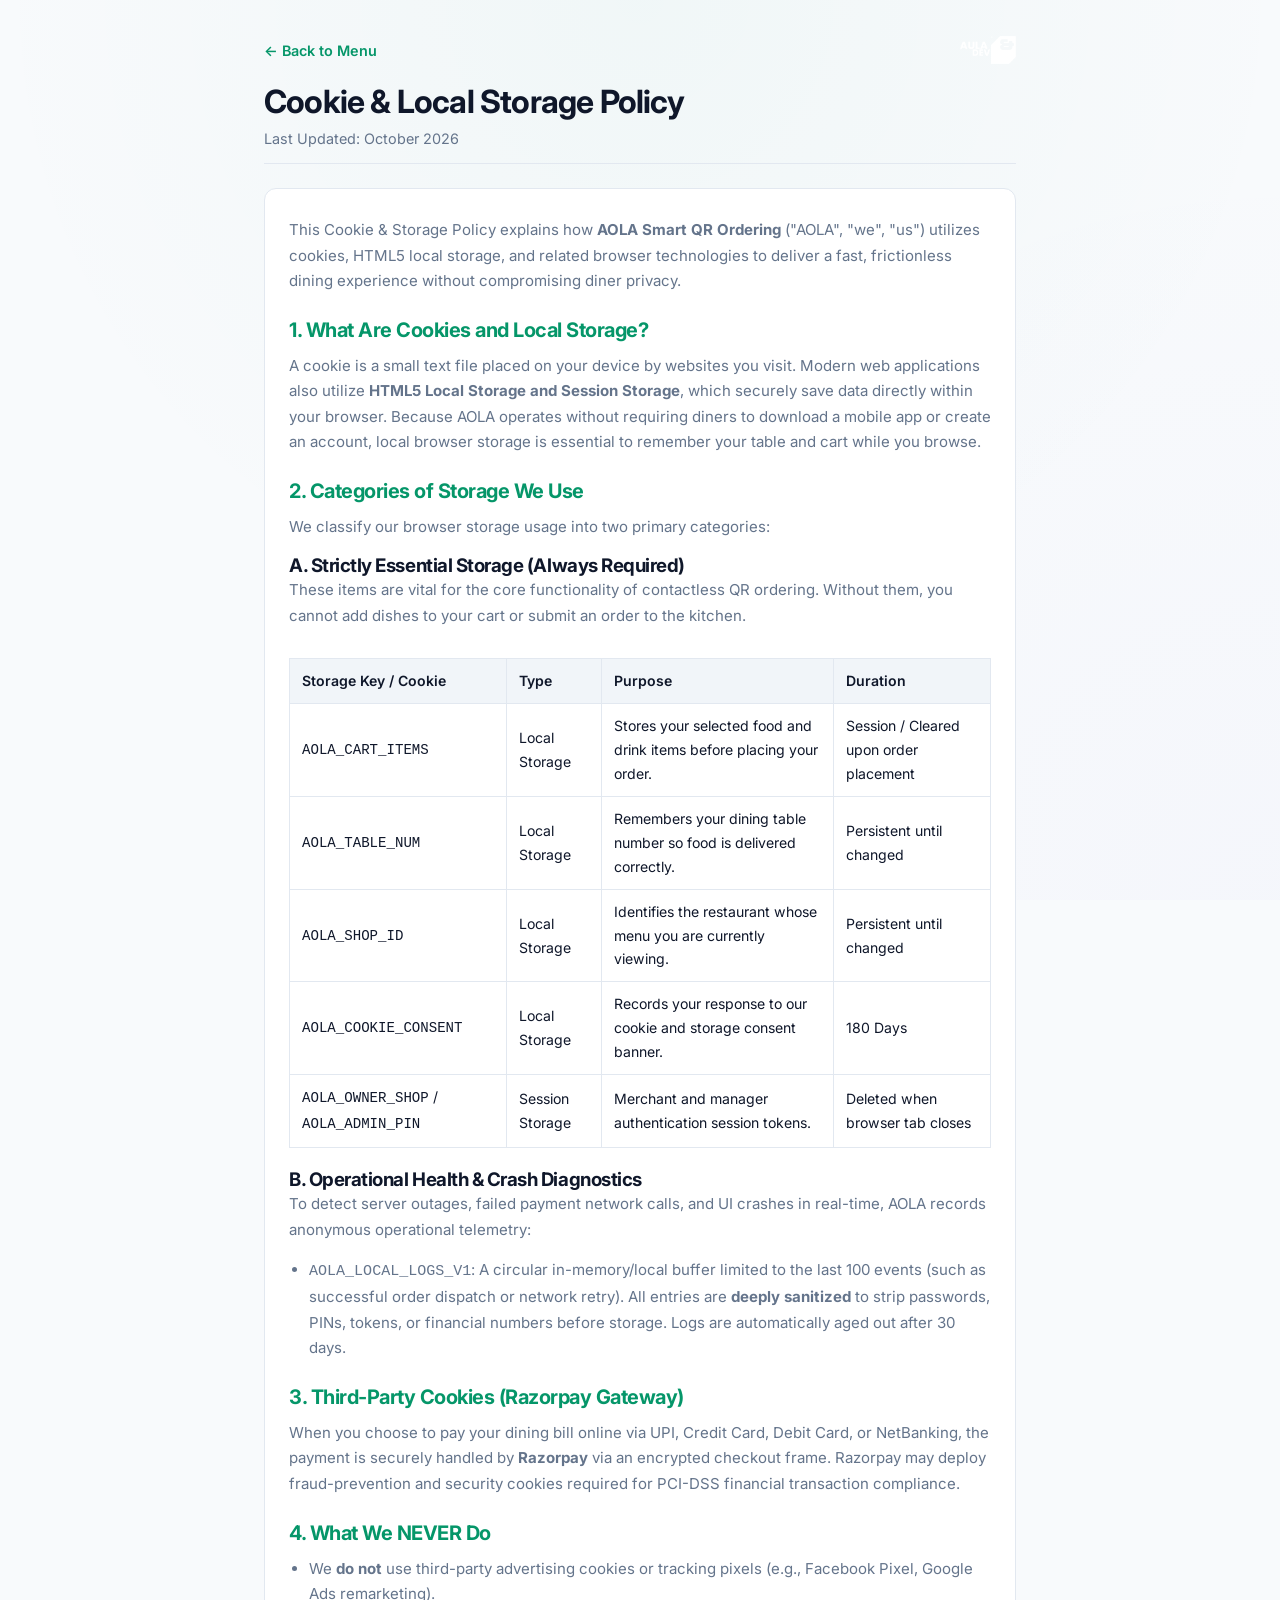
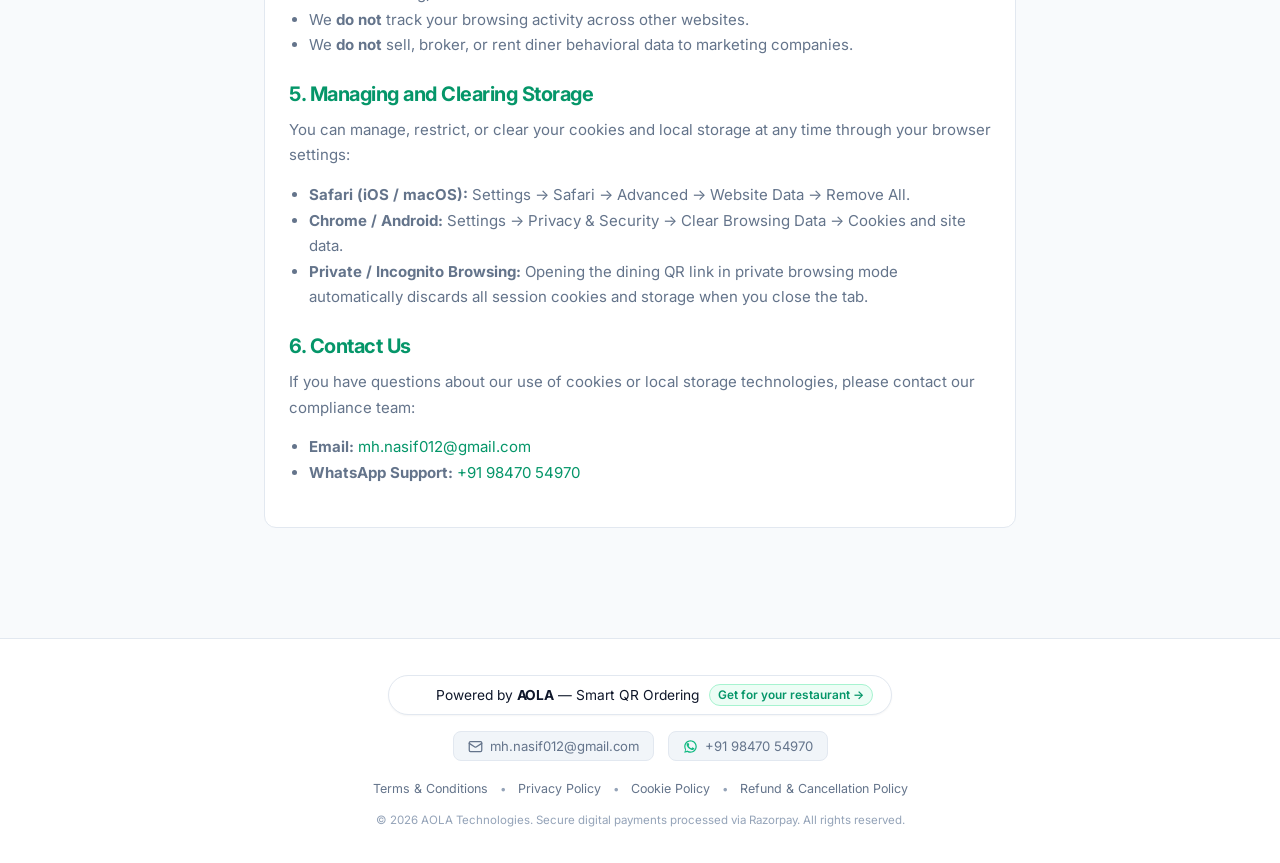
<file: cookie.html>
<!DOCTYPE html>
<html lang="en">
<head>
  <meta charset="UTF-8">
  <meta name="viewport" content="width=device-width, initial-scale=1.0">
  <title>Cookie &amp; Storage Policy - AOLA Smart QR Ordering</title>
  <meta name="description" content="Cookie and Local Storage Policy for AOLA Smart QR Ordering platform and services.">
  <link rel="stylesheet" href="css/style.css">
  <link rel="icon" type="image/svg+xml" href="AU-icon.svg">
  <style>
    .legal-content {
      background: var(--bg-card);
      border: 1px solid var(--border-subtle);
      border-radius: var(--radius-md);
      padding: 28px 24px;
      line-height: 1.7;
      color: var(--text-main);
      margin-bottom: 30px;
    }
    .legal-content h2 {
      font-size: 1.25rem;
      margin-top: 24px;
      margin-bottom: 10px;
      color: var(--primary);
    }
    .legal-content p, .legal-content ul, .legal-content ol {
      color: var(--text-muted);
      margin-bottom: 14px;
      font-size: 0.94rem;
    }
    .legal-content ul, .legal-content ol {
      padding-left: 20px;
    }
    .legal-content table {
      width: 100%;
      border-collapse: collapse;
      margin: 16px 0 20px;
      font-size: 0.88rem;
    }
    .legal-content th, .legal-content td {
      border: 1px solid var(--border-subtle);
      padding: 10px 12px;
      text-align: left;
    }
    .legal-content th {
      background: var(--bg-subtle);
      color: var(--text-main);
      font-weight: 600;
    }
    .legal-header {
      margin-bottom: 24px;
      padding-bottom: 16px;
      border-bottom: 1px solid var(--border-subtle);
    }
    .btn-back {
      display: inline-flex;
      align-items: center;
      gap: 6px;
      color: var(--primary);
      font-size: 0.9rem;
      font-weight: 600;
      margin-bottom: 18px;
      text-decoration: none;
    }
    .btn-back:hover, .btn-back:focus-visible {
      text-decoration: underline;
      outline: 2px solid var(--primary);
      outline-offset: 2px;
      border-radius: 4px;
    }
  </style>
</head>
<body>

  <main class="desktop-container" style="max-width: 800px; padding-top: 36px;">
    <div style="display:flex;align-items:center;justify-content:space-between;margin-bottom:18px;">
      <a href="./" class="btn-back" style="margin-bottom:0;" aria-label="Return to customer menu">&larr; Back to Menu</a>
      <img src="AU.svg" alt="AOLA Smart QR Ordering Logo" style="height:28px;width:auto;object-fit:contain;">
    </div>
    
    <div class="legal-header">
      <h1 style="font-size: 2rem; margin-bottom: 8px;">Cookie &amp; Local Storage Policy</h1>
      <p style="color: var(--text-muted); font-size: 0.9rem;">Last Updated: October 2026</p>
    </div>

    <div class="legal-content">
      <p>This Cookie &amp; Storage Policy explains how <strong>AOLA Smart QR Ordering</strong> ("AOLA", "we", "us") utilizes cookies, HTML5 local storage, and related browser technologies to deliver a fast, frictionless dining experience without compromising diner privacy.</p>

      <h2>1. What Are Cookies and Local Storage?</h2>
      <p>A cookie is a small text file placed on your device by websites you visit. Modern web applications also utilize <strong>HTML5 Local Storage and Session Storage</strong>, which securely save data directly within your browser. Because AOLA operates without requiring diners to download a mobile app or create an account, local browser storage is essential to remember your table and cart while you browse.</p>

      <h2>2. Categories of Storage We Use</h2>
      <p>We classify our browser storage usage into two primary categories:</p>

      <h3>A. Strictly Essential Storage (Always Required)</h3>
      <p>These items are vital for the core functionality of contactless QR ordering. Without them, you cannot add dishes to your cart or submit an order to the kitchen.</p>
      
      <div style="overflow-x:auto;">
        <table>
          <thead>
            <tr>
              <th>Storage Key / Cookie</th>
              <th>Type</th>
              <th>Purpose</th>
              <th>Duration</th>
            </tr>
          </thead>
          <tbody>
            <tr>
              <td><code>AOLA_CART_ITEMS</code></td>
              <td>Local Storage</td>
              <td>Stores your selected food and drink items before placing your order.</td>
              <td>Session / Cleared upon order placement</td>
            </tr>
            <tr>
              <td><code>AOLA_TABLE_NUM</code></td>
              <td>Local Storage</td>
              <td>Remembers your dining table number so food is delivered correctly.</td>
              <td>Persistent until changed</td>
            </tr>
            <tr>
              <td><code>AOLA_SHOP_ID</code></td>
              <td>Local Storage</td>
              <td>Identifies the restaurant whose menu you are currently viewing.</td>
              <td>Persistent until changed</td>
            </tr>
            <tr>
              <td><code>AOLA_COOKIE_CONSENT</code></td>
              <td>Local Storage</td>
              <td>Records your response to our cookie and storage consent banner.</td>
              <td>180 Days</td>
            </tr>
            <tr>
              <td><code>AOLA_OWNER_SHOP</code> / <code>AOLA_ADMIN_PIN</code></td>
              <td>Session Storage</td>
              <td>Merchant and manager authentication session tokens.</td>
              <td>Deleted when browser tab closes</td>
            </tr>
          </tbody>
        </table>
      </div>

      <h3>B. Operational Health &amp; Crash Diagnostics</h3>
      <p>To detect server outages, failed payment network calls, and UI crashes in real-time, AOLA records anonymous operational telemetry:</p>
      <ul>
        <li><code>AOLA_LOCAL_LOGS_V1</code>: A circular in-memory/local buffer limited to the last 100 events (such as successful order dispatch or network retry). All entries are <strong>deeply sanitized</strong> to strip passwords, PINs, tokens, or financial numbers before storage. Logs are automatically aged out after 30 days.</li>
      </ul>

      <h2>3. Third-Party Cookies (Razorpay Gateway)</h2>
      <p>When you choose to pay your dining bill online via UPI, Credit Card, Debit Card, or NetBanking, the payment is securely handled by <strong>Razorpay</strong> via an encrypted checkout frame. Razorpay may deploy fraud-prevention and security cookies required for PCI-DSS financial transaction compliance.</p>

      <h2>4. What We NEVER Do</h2>
      <ul>
        <li>We <strong>do not</strong> use third-party advertising cookies or tracking pixels (e.g., Facebook Pixel, Google Ads remarketing).</li>
        <li>We <strong>do not</strong> track your browsing activity across other websites.</li>
        <li>We <strong>do not</strong> sell, broker, or rent diner behavioral data to marketing companies.</li>
      </ul>

      <h2>5. Managing and Clearing Storage</h2>
      <p>You can manage, restrict, or clear your cookies and local storage at any time through your browser settings:</p>
      <ul>
        <li><strong>Safari (iOS / macOS):</strong> Settings &rarr; Safari &rarr; Advanced &rarr; Website Data &rarr; Remove All.</li>
        <li><strong>Chrome / Android:</strong> Settings &rarr; Privacy &amp; Security &rarr; Clear Browsing Data &rarr; Cookies and site data.</li>
        <li><strong>Private / Incognito Browsing:</strong> Opening the dining QR link in private browsing mode automatically discards all session cookies and storage when you close the tab.</li>
      </ul>

      <h2>6. Contact Us</h2>
      <p>If you have questions about our use of cookies or local storage technologies, please contact our compliance team:</p>
      <ul>
        <li><strong>Email:</strong> <a href="mailto:mh.nasif012@gmail.com" style="color:var(--primary);">mh.nasif012@gmail.com</a></li>
        <li><strong>WhatsApp Support:</strong> <a href="https://wa.me/919847054970" style="color:var(--primary);">+91 98470 54970</a></li>
      </ul>
    </div>
  </main>

  <!-- Global Footer -->
  <footer class="aola-footer" id="aola-footer">
    <div class="aola-footer-container">
      <div class="aola-footer-brand">
        <a href="https://wa.me/919847054970?text=Hi%20AOLA%20Team,%20I%20saw%20your%20QR%20Ordering%20system%20and%20want%20this%20for%20my%20restaurant" target="_blank" rel="noopener noreferrer" class="aola-brand-pill" title="Get AOLA Smart QR Ordering for your restaurant">
          <img src="AU-icon.svg" alt="AOLA Brand Emblem" class="aola-pill-logo">
          <span>Powered by <strong class="aola-brand-name">AOLA</strong> — Smart QR Ordering</span>
          <span class="aola-brand-tag">Get for your restaurant &rarr;</span>
        </a>
      </div>
      <div class="aola-footer-contacts">
        <a href="mailto:mh.nasif012@gmail.com" class="aola-contact-badge" title="Email Agency Support">
          <svg class="aola-icon" width="15" height="15" viewBox="0 0 24 24" fill="none" stroke="currentColor" stroke-width="2" stroke-linecap="round" stroke-linejoin="round" aria-hidden="true"><rect x="2" y="4" width="20" height="16" rx="2"></rect><path d="m22 7-8.97 5.7a1.94 1.94 0 0 1-2.06 0L2 7"></path></svg>
          <span>mh.nasif012@gmail.com</span>
        </a>
        <a href="https://wa.me/919847054970" target="_blank" rel="noopener noreferrer" class="aola-contact-badge aola-whatsapp-badge" title="Chat on WhatsApp">
          <svg class="aola-icon aola-icon-wa" width="15" height="15" viewBox="0 0 24 24" fill="currentColor" aria-hidden="true"><path d="M17.472 14.382c-.301-.15-1.78-.879-2.056-.98-.276-.1-.477-.15-.678.15-.2.301-.778.98-.954 1.18-.175.2-.351.226-.652.075-.301-.15-1.272-.469-2.423-1.496-.896-.799-1.501-1.787-1.677-2.088-.176-.301-.019-.464.132-.614.136-.135.301-.351.452-.527.15-.175.2-.301.301-.501.1-.2.05-.376-.025-.526-.075-.15-.678-1.635-.93-2.24-.244-.589-.493-.509-.678-.519-.175-.01-.376-.01-.577-.01-.2 0-.527.075-.803.376s-1.054 1.029-1.054 2.509 1.079 2.909 1.23 3.109c.15.2 2.124 3.243 5.145 4.549.719.311 1.28.497 1.718.636.722.23 1.378.197 1.898.12.579-.086 1.78-.727 2.031-1.429.251-.702.251-1.304.176-1.429-.076-.126-.276-.201-.577-.352z"/><path d="M12 2C6.477 2 2 6.477 2 12c0 1.891.524 3.662 1.435 5.179L2 22l4.981-1.399A9.957 9.957 0 0 0 12 22c5.523 0 10-4.477 10-10S17.523 2 12 2zm0 18.053c-1.63 0-3.14-.476-4.417-1.298l-.317-.202-3.238.91.928-3.125-.213-.332A8.04 8.04 0 0 1 3.947 12C3.947 7.559 7.559 3.947 12 3.947c4.441 0 8.053 3.612 8.053 8.053 0 4.441-3.612 8.053-8.053 8.053z"/></svg>
          <span>+91 98470 54970</span>
        </a>
      </div>
      <nav class="aola-footer-compliance" aria-label="Compliance & Legal Policies">
        <a href="terms.html" class="aola-legal-link">Terms &amp; Conditions</a>
        <span class="aola-legal-dot" aria-hidden="true">&bull;</span>
        <a href="privacy.html" class="aola-legal-link">Privacy Policy</a>
        <span class="aola-legal-dot" aria-hidden="true">&bull;</span>
        <a href="cookie.html" class="aola-legal-link">Cookie Policy</a>
        <span class="aola-legal-dot" aria-hidden="true">&bull;</span>
        <a href="refunds.html" class="aola-legal-link">Refund &amp; Cancellation Policy</a>
      </nav>
      <p class="aola-footer-subtext">&copy; 2026 AOLA Technologies. Secure digital payments processed via Razorpay. All rights reserved.</p>
    </div>
  </footer>

</body>
</html>
</file>
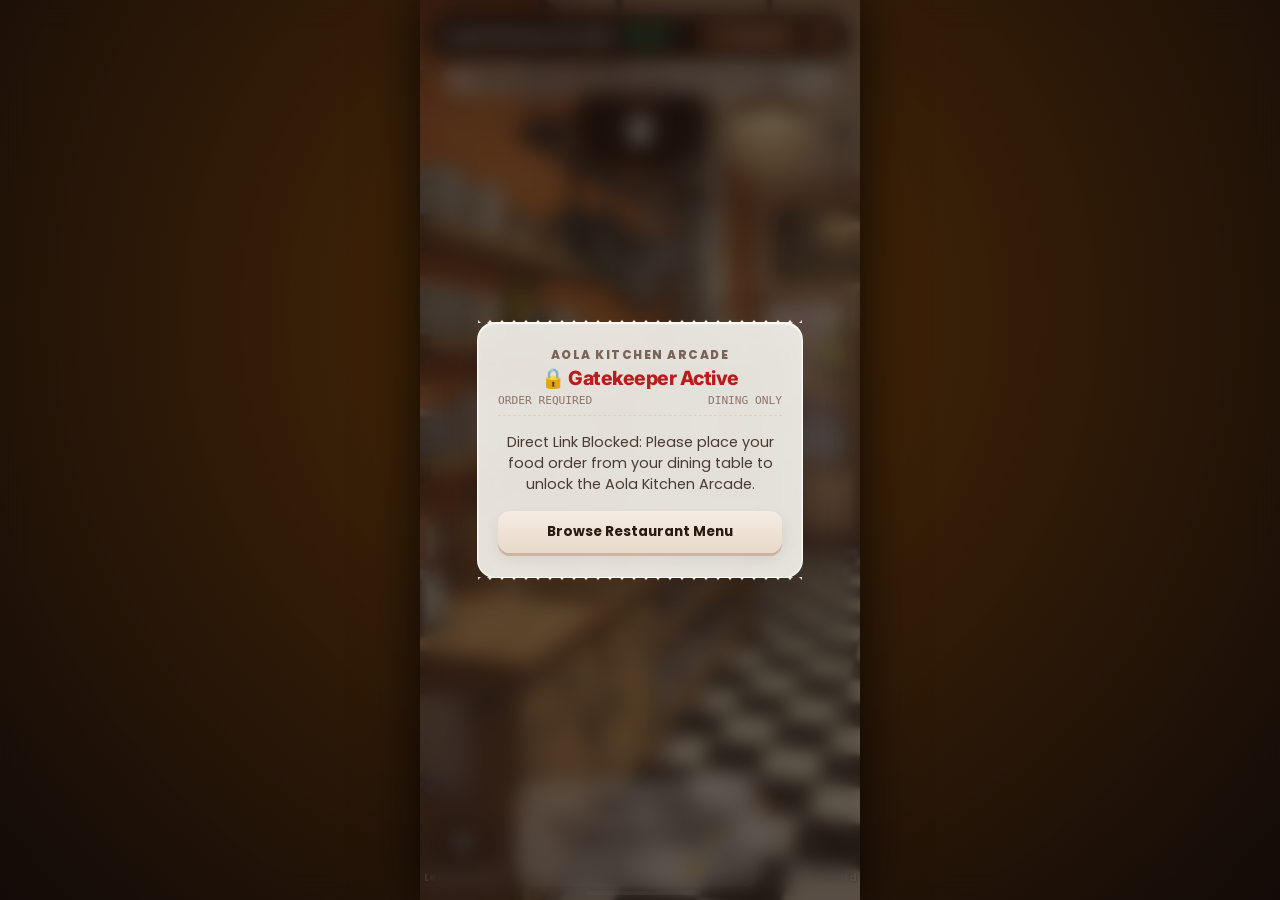
<file: game.html>
<!DOCTYPE html>
<html lang="en">
<head>
  <meta charset="UTF-8">
  <meta name="viewport" content="width=device-width, initial-scale=1.0, maximum-scale=1.0, user-scalable=no">
  <title>Aola Kitchen Arcade - Wait-Time Game</title>
  <meta name="description" content="Aola Kitchen Arcade: Flap your way through the kitchen exhaust pipes while your order prepares!">
  <link rel="preconnect" href="https://fonts.googleapis.com">
  <link rel="preconnect" href="https://fonts.gstatic.com" crossorigin>
  <link href="https://fonts.googleapis.com/css2?family=Poppins:wght@400;500;600;700;800;900&display=swap" rel="stylesheet">
  <link rel="stylesheet" href="css/style.css?v=4.2">
  <link rel="stylesheet" href="css/game.css?v=2.0">
  <link rel="icon" type="image/svg+xml" href="AU-dark-icon.svg">
  <style>
    body {
      margin: 0;
      padding: 0;
      background: #180D07;
      min-height: 100vh;
      display: flex;
      align-items: center;
      justify-content: center;
      overflow: hidden;
      font-family: 'Poppins', sans-serif;
    }
    .game-modal-overlay {
      opacity: 1 !important;
      pointer-events: auto !important;
      position: relative !important;
      padding: 0 !important;
      height: 100vh !important;
      width: 100vw !important;
    }
    .game-modal-frame {
      transform: none !important;
      max-height: 100vh !important;
      height: 100vh !important;
      border-radius: 0 !important;
      max-width: 440px !important;
      box-shadow: 0 0 50px rgba(0,0,0,0.8) !important;
    }
  </style>
</head>
<body>

  <!-- Isolated Dedicated Wait-Time Game Simulation Interface -->
  <div class="game-modal-overlay open" id="game-modal-overlay" role="main" aria-label="Aola Kitchen Arcade">
    <div class="game-modal-backdrop" id="game-backdrop"></div>
    
    <!-- Premium Mobile Arcade Shell -->
    <div class="game-modal-frame" id="game-modal-frame">
      
      <!-- Top UI Overlays (Headers & Status & Score Board) -->
      <div class="game-top-section">
        <!-- Main Header: Dark Brown Pill Container -->
        <header class="game-main-header">
          <div class="game-header-brand">
            <span class="game-header-title">Aola Kitchen Arcade</span>
            <span class="game-live-pill">
              <span class="game-live-dot"></span>
              <span>Live</span>
            </span>
          </div>
          
          <div class="game-header-actions">
            <!-- Mute / Unmute Button -->
            <button type="button" class="game-btn-mute" id="game-sound-toggle" aria-label="Toggle Sound" title="Sound is Muted">
              <svg id="icon-sound-active" class="game-header-icon" viewBox="0 0 24 24" fill="none" stroke="currentColor" stroke-width="2.2" stroke-linecap="round" stroke-linejoin="round">
                <polygon points="11 5 6 9 2 9 2 15 6 15 11 19 11 5"></polygon>
                <path d="M19.07 4.93a10 10 0 0 1 0 14.14M15.54 8.46a5 5 0 0 1 0 7.07"></path>
              </svg>
              <svg id="icon-sound-muted" class="game-header-icon" viewBox="0 0 24 24" fill="none" stroke="currentColor" stroke-width="2.2" stroke-linecap="round" stroke-linejoin="round" style="display:none;">
                <path d="M11 5L6 9H2v6h4l5 4V5z"/>
                <line x1="23" y1="9" x2="17" y2="15"/>
                <line x1="17" y1="9" x2="23" y2="15"/>
              </svg>
              <span id="sound-status-text">Mute</span>
            </button>

            <!-- Close Button -->
            <button type="button" class="game-btn-close" id="game-btn-close" aria-label="Close Arcade" title="Back to Order" onclick="window.location.href='index.html'">
              <svg viewBox="0 0 24 24" width="16" height="16" stroke="currentColor" stroke-width="2.5" stroke-linecap="round" fill="none">
                <line x1="18" y1="6" x2="6" y2="18"></line>
                <line x1="6" y1="6" x2="18" y2="18"></line>
              </svg>
            </button>
          </div>
        </header>

        <!-- Status Bar: Glassmorphic Secondary Banner -->
        <div class="game-status-banner">
          <span class="game-status-text" id="game-status-order-text">Playing While Waiting • Order 124 is Preparing! 🍳</span>
        </div>

        <!-- Score Board: Dark Brown Tab Hanging Down -->
        <div class="game-score-tab" id="game-score-tab">
          <div class="game-score-label">SCORE</div>
          <div class="game-score-row">
            <span class="score-star left">★</span>
            <span class="game-score-number" id="game-dynamic-score">0</span>
            <span class="score-star right">★</span>
          </div>
        </div>
      </div>

      <!-- Blurred Warm Kitchen Background Image with Checkered Floor -->
      <div class="game-kitchen-bg" id="game-kitchen-bg"></div>

      <!-- Transparent Game Canvas -->
      <canvas id="flappy-restaurant-canvas" width="400" height="600"></canvas>

      <!-- Impact Red Shockwave Vignette -->
      <div class="impact-flash-vignette" id="game-impact-flash"></div>

      <!-- In-App Floating Toast Container -->
      <div class="game-toast-container" id="game-toast-container"></div>

      <!-- Dynamic DOM Overlays: Start Screen & Digital Receipt Leaderboard -->
      <div class="game-overlay-screen" id="game-overlay-screen">
        <div id="game-card-content" style="width: 100%; display: flex; justify-content: center;"></div>
      </div>

      <!-- Bottom UI (Glassmorphism & Calls to Action) -->
      <footer class="game-bottom-dock">
        <!-- Left Circular Leaderboard Button -->
        <div class="game-corner-btn-wrap left">
          <button type="button" class="game-circular-icon-btn" id="btn-open-leaderboard-left" aria-label="View Leaderboard" title="Leaderboard">
            <svg viewBox="0 0 24 24" width="22" height="22" fill="none" stroke="currentColor" stroke-width="2.2" stroke-linecap="round" stroke-linejoin="round">
              <path d="M6 9H4.5a2.5 2.5 0 0 1 0-5H6"></path>
              <path d="M18 9h1.5a2.5 2.5 0 0 0 0-5H18"></path>
              <path d="M4 22h16"></path>
              <path d="M10 14.66V17c0 .55-.45 1-1 1H7c-.55 0-1-.45-1-1v-2.34"></path>
              <path d="M14 14.66V17c0 .55.45 1 1 1h2c.55 0 1-.45 1-1v-2.34"></path>
              <path d="M18 2H6v7a6 6 0 0 0 12 0V2Z"></path>
            </svg>
          </button>
          <span class="game-corner-label">Leaderboard</span>
        </div>

        <!-- Center Frosted Glass Goal Card with Wings & Tap to Flap -->
        <div class="game-goal-card" id="game-goal-card" role="button" aria-label="Tap to Flap">
          <div class="goal-card-wing left" aria-hidden="true">
            <svg viewBox="0 0 32 20" width="26" height="17" fill="none">
              <path d="M30 3C22 3 14 7 2 17C12 17 20 13 30 10V3Z" fill="#D97746" stroke="#8E3C17" stroke-width="1.2"/>
              <path d="M30 6C24 6 18 9 8 17C16 17 22 14 30 12V6Z" fill="#F49D68"/>
              <circle cx="27" cy="7" r="2.8" fill="#FFE2C9" stroke="#8E3C17" stroke-width="1"/>
            </svg>
          </div>

          <div class="goal-card-inner">
            <div class="goal-card-header">Today's Goal:</div>
            <div class="goal-card-body">Beat the High Score to win today's secret comp! 🏆</div>
            <div class="goal-card-cta" id="game-tap-to-flap-cta">
              <span class="cta-text">TAP TO FLAP</span>
              <span class="cta-hand">👆</span>
            </div>
          </div>

          <div class="goal-card-wing right" aria-hidden="true">
            <svg viewBox="0 0 32 20" width="26" height="17" fill="none">
              <path d="M2 3C10 3 18 7 30 17C20 17 12 13 2 10V3Z" fill="#D97746" stroke="#8E3C17" stroke-width="1.2"/>
              <path d="M2 6C8 6 14 9 24 17C16 17 10 14 2 12V6Z" fill="#F49D68"/>
              <circle cx="5" cy="7" r="2.8" fill="#FFE2C9" stroke="#8E3C17" stroke-width="1"/>
            </svg>
          </div>
        </div>

        <!-- Right Circular Leaderboard Button -->
        <div class="game-corner-btn-wrap right">
          <button type="button" class="game-circular-icon-btn" id="btn-open-leaderboard-right" aria-label="View Leaderboard" title="Leaderboard">
            <svg viewBox="0 0 24 24" width="22" height="22" fill="none" stroke="currentColor" stroke-width="2.2" stroke-linecap="round" stroke-linejoin="round">
              <path d="M18 20V10"></path>
              <path d="M12 20V4"></path>
              <path d="M6 20v-6"></path>
            </svg>
          </button>
          <span class="game-corner-label">Leaderboard</span>
        </div>
      </footer>

      <!-- Simulated Mobile Home Indicator (Chin Swipe Bar) -->
      <div class="sim-phone-home-indicator"></div>
    </div>
  </div>

  <script src="js/game.js?v=2.0"></script>
  <script>
    // Gatekeeper: Validate order and session token before launching
    window.addEventListener("DOMContentLoaded", () => {
      const modal = document.getElementById("game-modal-overlay");
      if (modal) modal.classList.add("open");

      const params = new URLSearchParams(window.location.search);
      const orderId = params.get("order_id") || params.get("order");
      const token = params.get("token") || params.get("session_token");

      if (window.initFlappyArcade) {
        window.initFlappyArcade();
      }

      // If no verified order is present, the gatekeeper automatically shows the locked screen
      if (orderId && token && window.startNewGameSession) {
        window.startNewGameSession(orderId, token);
      } else if (window.showLockedGatekeeperScreen) {
        window.showLockedGatekeeperScreen("Direct Link Blocked: Please place your food order from your dining table to unlock the Aola Kitchen Arcade.");
      }
    });
  </script>
</body>
</html>
</file>
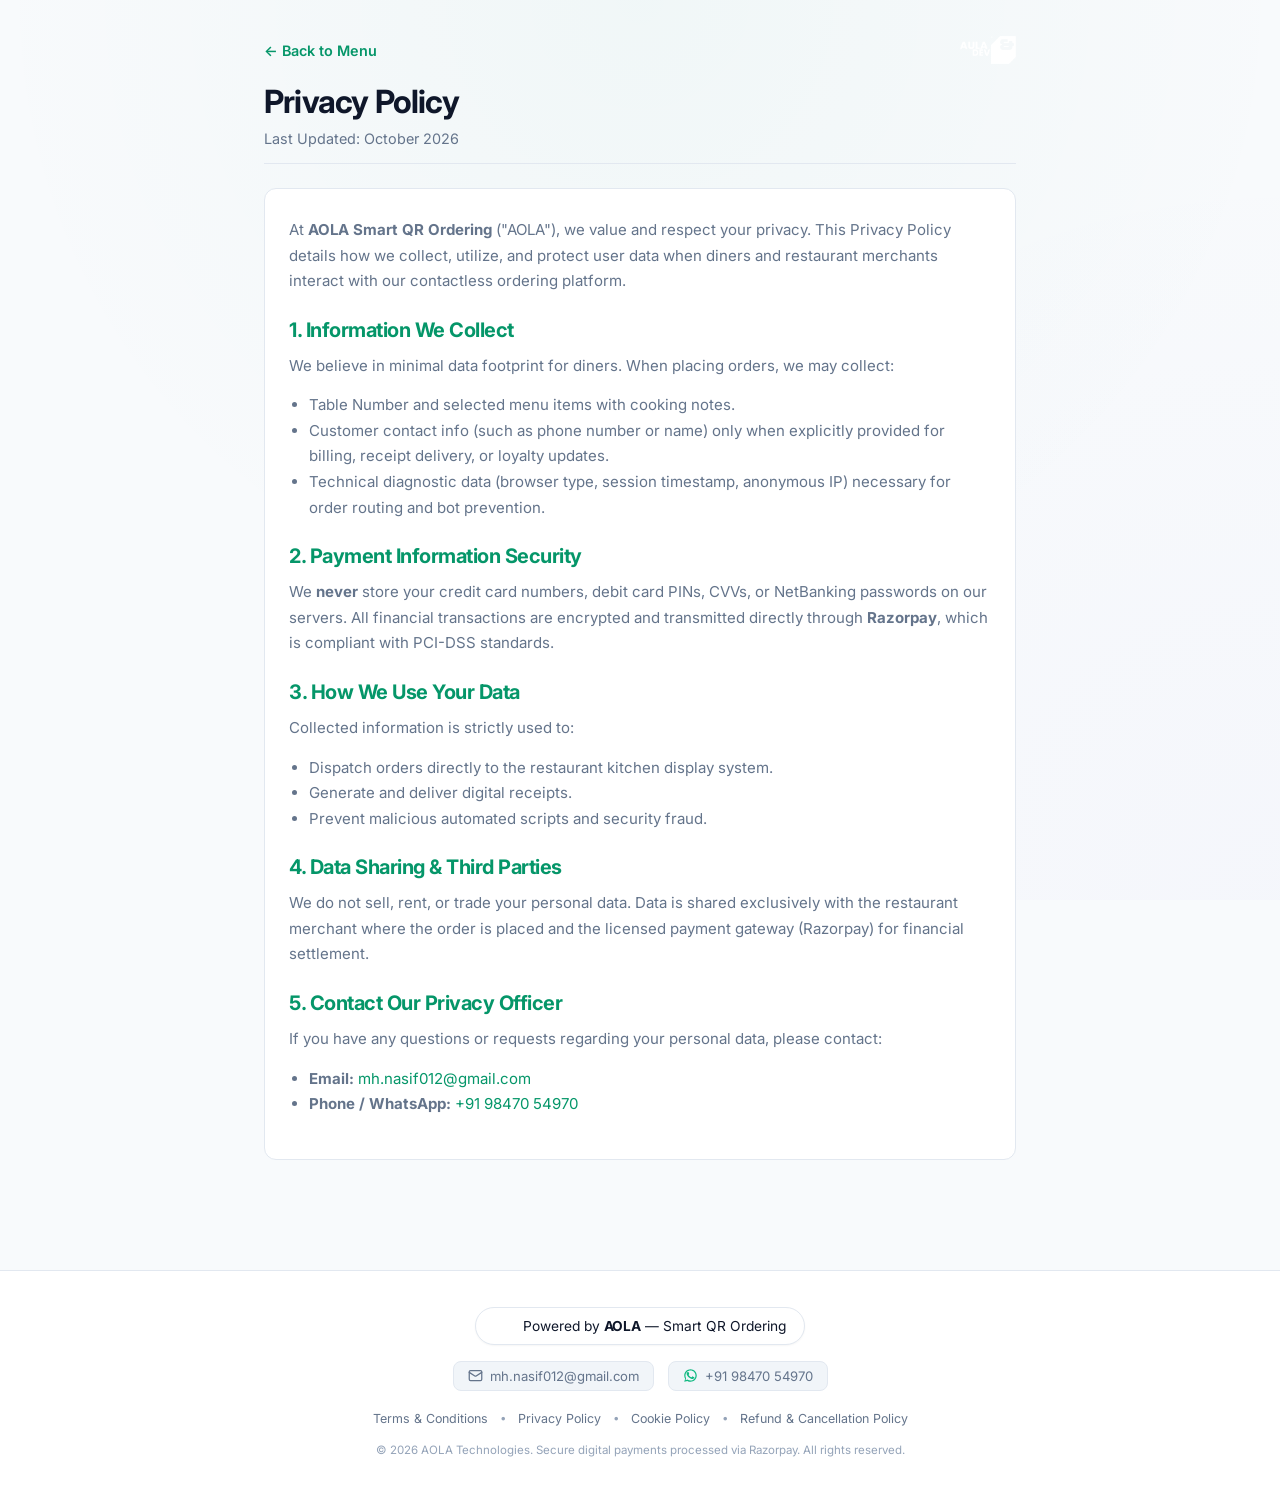
<file: privacy.html>
<!DOCTYPE html>
<html lang="en">
<head>
  <meta charset="UTF-8">
  <meta name="viewport" content="width=device-width, initial-scale=1.0">
  <title>Privacy Policy - AOLA Smart QR Ordering</title>
  <meta name="description" content="Privacy Policy for AOLA Smart QR Ordering dining system.">
  <link rel="stylesheet" href="css/style.css">
  <link rel="icon" type="image/svg+xml" href="AU-icon.svg">
  <style>
    .legal-content {
      background: var(--bg-card);
      border: 1px solid var(--border-subtle);
      border-radius: var(--radius-md);
      padding: 28px 24px;
      line-height: 1.7;
      color: var(--text-main);
      margin-bottom: 30px;
    }
    .legal-content h2 {
      font-size: 1.25rem;
      margin-top: 24px;
      margin-bottom: 10px;
      color: var(--primary);
    }
    .legal-content p, .legal-content ul {
      color: var(--text-muted);
      margin-bottom: 14px;
      font-size: 0.94rem;
    }
    .legal-content ul {
      padding-left: 20px;
    }
    .legal-header {
      margin-bottom: 24px;
      padding-bottom: 16px;
      border-bottom: 1px solid var(--border-subtle);
    }
    .btn-back {
      display: inline-flex;
      align-items: center;
      gap: 6px;
      color: var(--primary);
      font-size: 0.9rem;
      font-weight: 600;
      margin-bottom: 18px;
    }
  </style>
</head>
<body>

  <main class="desktop-container" style="max-width: 800px; padding-top: 36px;">
    <div style="display:flex;align-items:center;justify-content:space-between;margin-bottom:18px;">
      <a href="./" class="btn-back" style="margin-bottom:0;">&larr; Back to Menu</a>
      <img src="AU.svg" alt="AOLA Smart QR Ordering Logo" style="height:28px;width:auto;object-fit:contain;">
    </div>
    
    <div class="legal-header">
      <h1 style="font-size: 2rem; margin-bottom: 8px;">Privacy Policy</h1>
      <p style="color: var(--text-muted); font-size: 0.9rem;">Last Updated: October 2026</p>
    </div>

    <div class="legal-content">
      <p>At <strong>AOLA Smart QR Ordering</strong> ("AOLA"), we value and respect your privacy. This Privacy Policy details how we collect, utilize, and protect user data when diners and restaurant merchants interact with our contactless ordering platform.</p>

      <h2>1. Information We Collect</h2>
      <p>We believe in minimal data footprint for diners. When placing orders, we may collect:</p>
      <ul>
        <li>Table Number and selected menu items with cooking notes.</li>
        <li>Customer contact info (such as phone number or name) only when explicitly provided for billing, receipt delivery, or loyalty updates.</li>
        <li>Technical diagnostic data (browser type, session timestamp, anonymous IP) necessary for order routing and bot prevention.</li>
      </ul>

      <h2>2. Payment Information Security</h2>
      <p>We <strong>never</strong> store your credit card numbers, debit card PINs, CVVs, or NetBanking passwords on our servers. All financial transactions are encrypted and transmitted directly through <strong>Razorpay</strong>, which is compliant with PCI-DSS standards.</p>

      <h2>3. How We Use Your Data</h2>
      <p>Collected information is strictly used to:</p>
      <ul>
        <li>Dispatch orders directly to the restaurant kitchen display system.</li>
        <li>Generate and deliver digital receipts.</li>
        <li>Prevent malicious automated scripts and security fraud.</li>
      </ul>

      <h2>4. Data Sharing & Third Parties</h2>
      <p>We do not sell, rent, or trade your personal data. Data is shared exclusively with the restaurant merchant where the order is placed and the licensed payment gateway (Razorpay) for financial settlement.</p>

      <h2>5. Contact Our Privacy Officer</h2>
      <p>If you have any questions or requests regarding your personal data, please contact:</p>
      <ul>
        <li><strong>Email:</strong> <a href="mailto:mh.nasif012@gmail.com" style="color:var(--primary);">mh.nasif012@gmail.com</a></li>
        <li><strong>Phone / WhatsApp:</strong> <a href="https://wa.me/919847054970" style="color:var(--primary);">+91 98470 54970</a></li>
      </ul>
    </div>
  </main>

  <!-- Global Footer -->
  <footer class="aola-footer" id="aola-footer">
    <div class="aola-footer-container">
      <div class="aola-footer-brand">
        <a href="https://wa.me/919847054970?text=Hi%20AOLA%20Team,%20I%20saw%20your%20QR%20Ordering%20system%20and%20want%20this%20for%20my%20restaurant" target="_blank" rel="noopener noreferrer" class="aola-brand-pill">
          <img src="AU-icon.svg" alt="AOLA Brand Emblem" class="aola-pill-logo">
          <span>Powered by <strong class="aola-brand-name">AOLA</strong> — Smart QR Ordering</span>
        </a>
      </div>
      <div class="aola-footer-contacts">
        <a href="mailto:mh.nasif012@gmail.com" class="aola-contact-badge">
          <svg class="aola-icon" width="15" height="15" viewBox="0 0 24 24" fill="none" stroke="currentColor" stroke-width="2" stroke-linecap="round" stroke-linejoin="round"><rect x="2" y="4" width="20" height="16" rx="2"></rect><path d="m22 7-8.97 5.7a1.94 1.94 0 0 1-2.06 0L2 7"></path></svg>
          <span>mh.nasif012@gmail.com</span>
        </a>
        <a href="https://wa.me/919847054970" target="_blank" rel="noopener noreferrer" class="aola-contact-badge aola-whatsapp-badge">
          <svg class="aola-icon aola-icon-wa" width="15" height="15" viewBox="0 0 24 24" fill="currentColor"><path d="M17.472 14.382c-.301-.15-1.78-.879-2.056-.98-.276-.1-.477-.15-.678.15-.2.301-.778.98-.954 1.18-.175.2-.351.226-.652.075-.301-.15-1.272-.469-2.423-1.496-.896-.799-1.501-1.787-1.677-2.088-.176-.301-.019-.464.132-.614.136-.135.301-.351.452-.527.15-.175.2-.301.301-.501.1-.2.05-.376-.025-.526-.075-.15-.678-1.635-.93-2.24-.244-.589-.493-.509-.678-.519-.175-.01-.376-.01-.577-.01-.2 0-.527.075-.803.376s-1.054 1.029-1.054 2.509 1.079 2.909 1.23 3.109c.15.2 2.124 3.243 5.145 4.549.719.311 1.28.497 1.718.636.722.23 1.378.197 1.898.12.579-.086 1.78-.727 2.031-1.429.251-.702.251-1.304.176-1.429-.076-.126-.276-.201-.577-.352z"/><path d="M12 2C6.477 2 2 6.477 2 12c0 1.891.524 3.662 1.435 5.179L2 22l4.981-1.399A9.957 9.957 0 0 0 12 22c5.523 0 10-4.477 10-10S17.523 2 12 2zm0 18.053c-1.63 0-3.14-.476-4.417-1.298l-.317-.202-3.238.91.928-3.125-.213-.332A8.04 8.04 0 0 1 3.947 12C3.947 7.559 7.559 3.947 12 3.947c4.441 0 8.053 3.612 8.053 8.053 0 4.441-3.612 8.053-8.053 8.053z"/></svg>
          <span>+91 98470 54970</span>
        </a>
      </div>
      <nav class="aola-footer-compliance" aria-label="Compliance & Legal Policies">
        <a href="terms.html" class="aola-legal-link">Terms &amp; Conditions</a>
        <span class="aola-legal-dot" aria-hidden="true">&bull;</span>
        <a href="privacy.html" class="aola-legal-link">Privacy Policy</a>
        <span class="aola-legal-dot" aria-hidden="true">&bull;</span>
        <a href="cookie.html" class="aola-legal-link">Cookie Policy</a>
        <span class="aola-legal-dot" aria-hidden="true">&bull;</span>
        <a href="refunds.html" class="aola-legal-link">Refund &amp; Cancellation Policy</a>
      </nav>
      <p class="aola-footer-subtext">&copy; 2026 AOLA Technologies. Secure digital payments processed via Razorpay. All rights reserved.</p>
    </div>
  </footer>

</body>
</html>
</file>
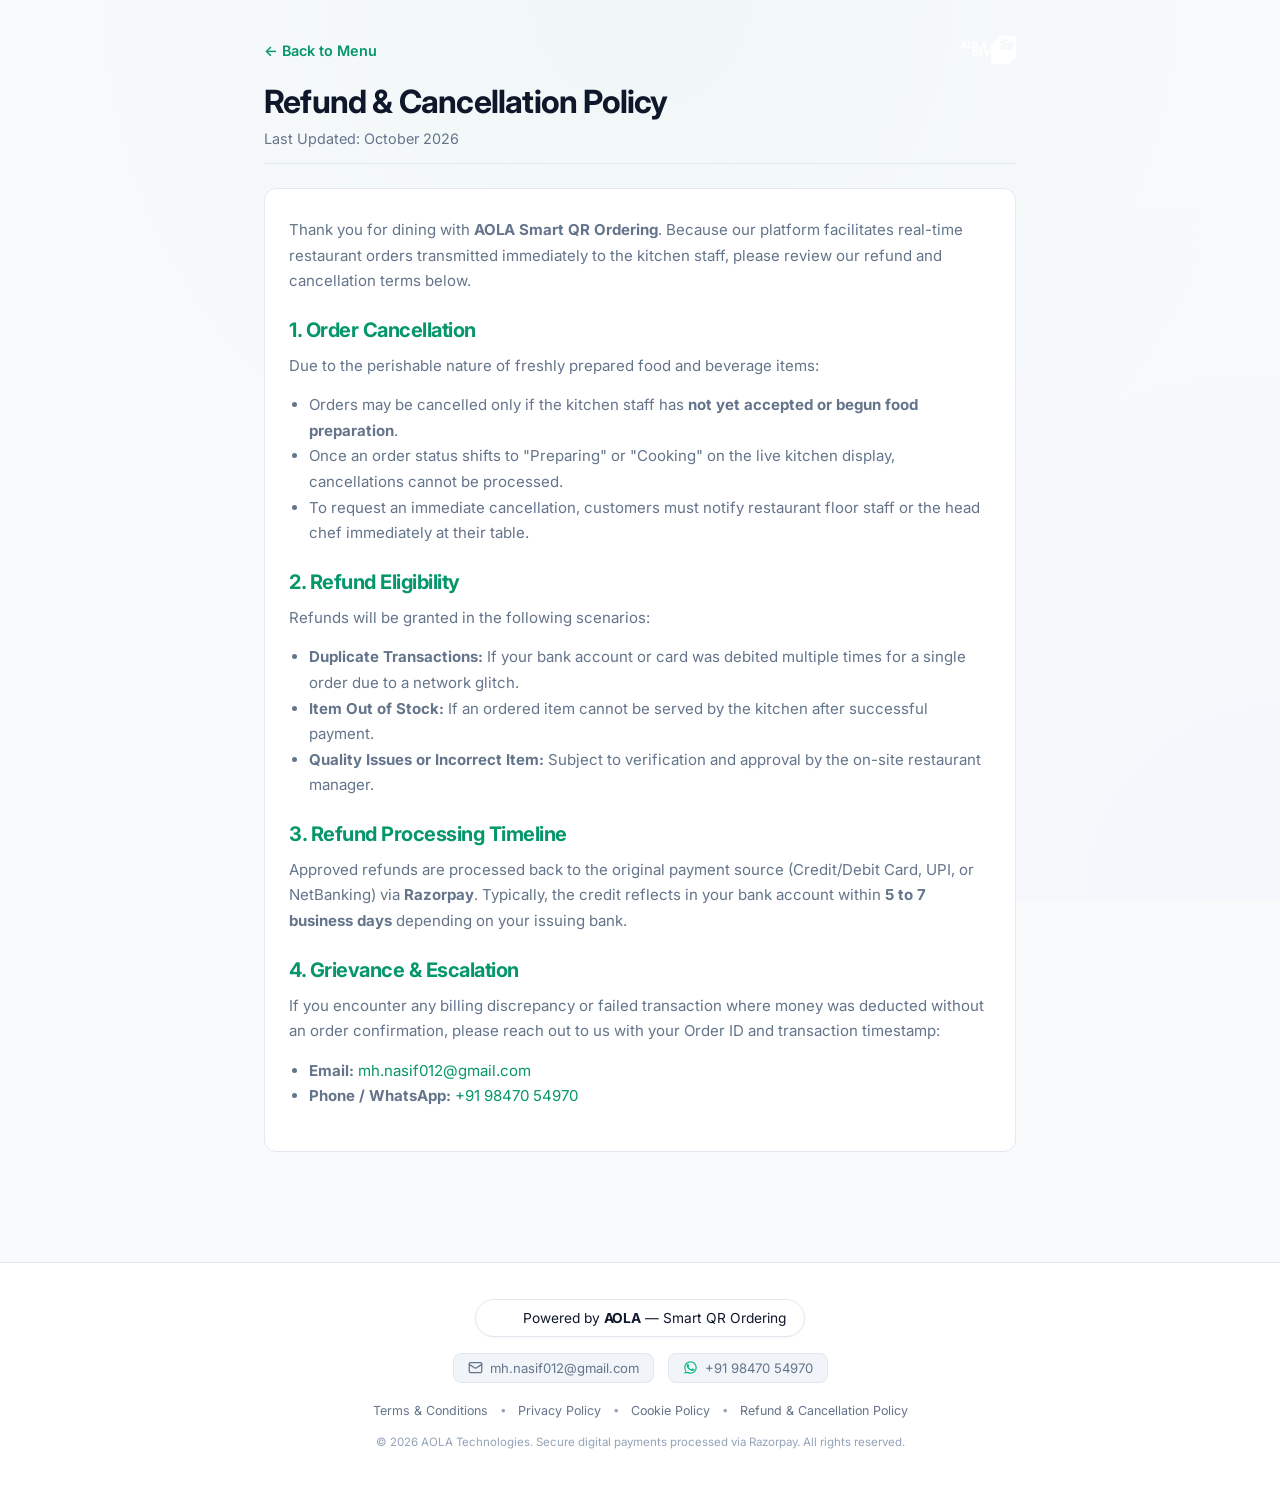
<file: refunds.html>
<!DOCTYPE html>
<html lang="en">
<head>
  <meta charset="UTF-8">
  <meta name="viewport" content="width=device-width, initial-scale=1.0">
  <title>Refund & Cancellation Policy - AOLA Smart QR Ordering</title>
  <meta name="description" content="Refund and Cancellation Policy for orders placed on the AOLA Smart QR Ordering platform.">
  <link rel="stylesheet" href="css/style.css">
  <link rel="icon" type="image/svg+xml" href="AU-icon.svg">
  <style>
    .legal-content {
      background: var(--bg-card);
      border: 1px solid var(--border-subtle);
      border-radius: var(--radius-md);
      padding: 28px 24px;
      line-height: 1.7;
      color: var(--text-main);
      margin-bottom: 30px;
    }
    .legal-content h2 {
      font-size: 1.25rem;
      margin-top: 24px;
      margin-bottom: 10px;
      color: var(--primary);
    }
    .legal-content p, .legal-content ul {
      color: var(--text-muted);
      margin-bottom: 14px;
      font-size: 0.94rem;
    }
    .legal-content ul {
      padding-left: 20px;
    }
    .legal-header {
      margin-bottom: 24px;
      padding-bottom: 16px;
      border-bottom: 1px solid var(--border-subtle);
    }
    .btn-back {
      display: inline-flex;
      align-items: center;
      gap: 6px;
      color: var(--primary);
      font-size: 0.9rem;
      font-weight: 600;
      margin-bottom: 18px;
    }
  </style>
</head>
<body>

  <main class="desktop-container" style="max-width: 800px; padding-top: 36px;">
    <div style="display:flex;align-items:center;justify-content:space-between;margin-bottom:18px;">
      <a href="./" class="btn-back" style="margin-bottom:0;">&larr; Back to Menu</a>
      <img src="AU.svg" alt="AOLA Smart QR Ordering Logo" style="height:28px;width:auto;object-fit:contain;">
    </div>
    
    <div class="legal-header">
      <h1 style="font-size: 2rem; margin-bottom: 8px;">Refund &amp; Cancellation Policy</h1>
      <p style="color: var(--text-muted); font-size: 0.9rem;">Last Updated: October 2026</p>
    </div>

    <div class="legal-content">
      <p>Thank you for dining with <strong>AOLA Smart QR Ordering</strong>. Because our platform facilitates real-time restaurant orders transmitted immediately to the kitchen staff, please review our refund and cancellation terms below.</p>

      <h2>1. Order Cancellation</h2>
      <p>Due to the perishable nature of freshly prepared food and beverage items:</p>
      <ul>
        <li>Orders may be cancelled only if the kitchen staff has <strong>not yet accepted or begun food preparation</strong>.</li>
        <li>Once an order status shifts to "Preparing" or "Cooking" on the live kitchen display, cancellations cannot be processed.</li>
        <li>To request an immediate cancellation, customers must notify restaurant floor staff or the head chef immediately at their table.</li>
      </ul>

      <h2>2. Refund Eligibility</h2>
      <p>Refunds will be granted in the following scenarios:</p>
      <ul>
        <li><strong>Duplicate Transactions:</strong> If your bank account or card was debited multiple times for a single order due to a network glitch.</li>
        <li><strong>Item Out of Stock:</strong> If an ordered item cannot be served by the kitchen after successful payment.</li>
        <li><strong>Quality Issues or Incorrect Item:</strong> Subject to verification and approval by the on-site restaurant manager.</li>
      </ul>

      <h2>3. Refund Processing Timeline</h2>
      <p>Approved refunds are processed back to the original payment source (Credit/Debit Card, UPI, or NetBanking) via <strong>Razorpay</strong>. Typically, the credit reflects in your bank account within <strong>5 to 7 business days</strong> depending on your issuing bank.</p>

      <h2>4. Grievance & Escalation</h2>
      <p>If you encounter any billing discrepancy or failed transaction where money was deducted without an order confirmation, please reach out to us with your Order ID and transaction timestamp:</p>
      <ul>
        <li><strong>Email:</strong> <a href="mailto:mh.nasif012@gmail.com" style="color:var(--primary);">mh.nasif012@gmail.com</a></li>
        <li><strong>Phone / WhatsApp:</strong> <a href="https://wa.me/919847054970" style="color:var(--primary);">+91 98470 54970</a></li>
      </ul>
    </div>
  </main>

  <!-- Global Footer -->
  <footer class="aola-footer" id="aola-footer">
    <div class="aola-footer-container">
      <div class="aola-footer-brand">
        <a href="https://wa.me/919847054970?text=Hi%20AOLA%20Team,%20I%20saw%20your%20QR%20Ordering%20system%20and%20want%20this%20for%20my%20restaurant" target="_blank" rel="noopener noreferrer" class="aola-brand-pill">
          <img src="AU-icon.svg" alt="AOLA Brand Emblem" class="aola-pill-logo">
          <span>Powered by <strong class="aola-brand-name">AOLA</strong> — Smart QR Ordering</span>
        </a>
      </div>
      <div class="aola-footer-contacts">
        <a href="mailto:mh.nasif012@gmail.com" class="aola-contact-badge">
          <svg class="aola-icon" width="15" height="15" viewBox="0 0 24 24" fill="none" stroke="currentColor" stroke-width="2" stroke-linecap="round" stroke-linejoin="round"><rect x="2" y="4" width="20" height="16" rx="2"></rect><path d="m22 7-8.97 5.7a1.94 1.94 0 0 1-2.06 0L2 7"></path></svg>
          <span>mh.nasif012@gmail.com</span>
        </a>
        <a href="https://wa.me/919847054970" target="_blank" rel="noopener noreferrer" class="aola-contact-badge aola-whatsapp-badge">
          <svg class="aola-icon aola-icon-wa" width="15" height="15" viewBox="0 0 24 24" fill="currentColor"><path d="M17.472 14.382c-.301-.15-1.78-.879-2.056-.98-.276-.1-.477-.15-.678.15-.2.301-.778.98-.954 1.18-.175.2-.351.226-.652.075-.301-.15-1.272-.469-2.423-1.496-.896-.799-1.501-1.787-1.677-2.088-.176-.301-.019-.464.132-.614.136-.135.301-.351.452-.527.15-.175.2-.301.301-.501.1-.2.05-.376-.025-.526-.075-.15-.678-1.635-.93-2.24-.244-.589-.493-.509-.678-.519-.175-.01-.376-.01-.577-.01-.2 0-.527.075-.803.376s-1.054 1.029-1.054 2.509 1.079 2.909 1.23 3.109c.15.2 2.124 3.243 5.145 4.549.719.311 1.28.497 1.718.636.722.23 1.378.197 1.898.12.579-.086 1.78-.727 2.031-1.429.251-.702.251-1.304.176-1.429-.076-.126-.276-.201-.577-.352z"/><path d="M12 2C6.477 2 2 6.477 2 12c0 1.891.524 3.662 1.435 5.179L2 22l4.981-1.399A9.957 9.957 0 0 0 12 22c5.523 0 10-4.477 10-10S17.523 2 12 2zm0 18.053c-1.63 0-3.14-.476-4.417-1.298l-.317-.202-3.238.91.928-3.125-.213-.332A8.04 8.04 0 0 1 3.947 12C3.947 7.559 7.559 3.947 12 3.947c4.441 0 8.053 3.612 8.053 8.053 0 4.441-3.612 8.053-8.053 8.053z"/></svg>
          <span>+91 98470 54970</span>
        </a>
      </div>
      <nav class="aola-footer-compliance" aria-label="Compliance & Legal Policies">
        <a href="terms.html" class="aola-legal-link">Terms &amp; Conditions</a>
        <span class="aola-legal-dot" aria-hidden="true">&bull;</span>
        <a href="privacy.html" class="aola-legal-link">Privacy Policy</a>
        <span class="aola-legal-dot" aria-hidden="true">&bull;</span>
        <a href="cookie.html" class="aola-legal-link">Cookie Policy</a>
        <span class="aola-legal-dot" aria-hidden="true">&bull;</span>
        <a href="refunds.html" class="aola-legal-link">Refund &amp; Cancellation Policy</a>
      </nav>
      <p class="aola-footer-subtext">&copy; 2026 AOLA Technologies. Secure digital payments processed via Razorpay. All rights reserved.</p>
    </div>
  </footer>

</body>
</html>
</file>
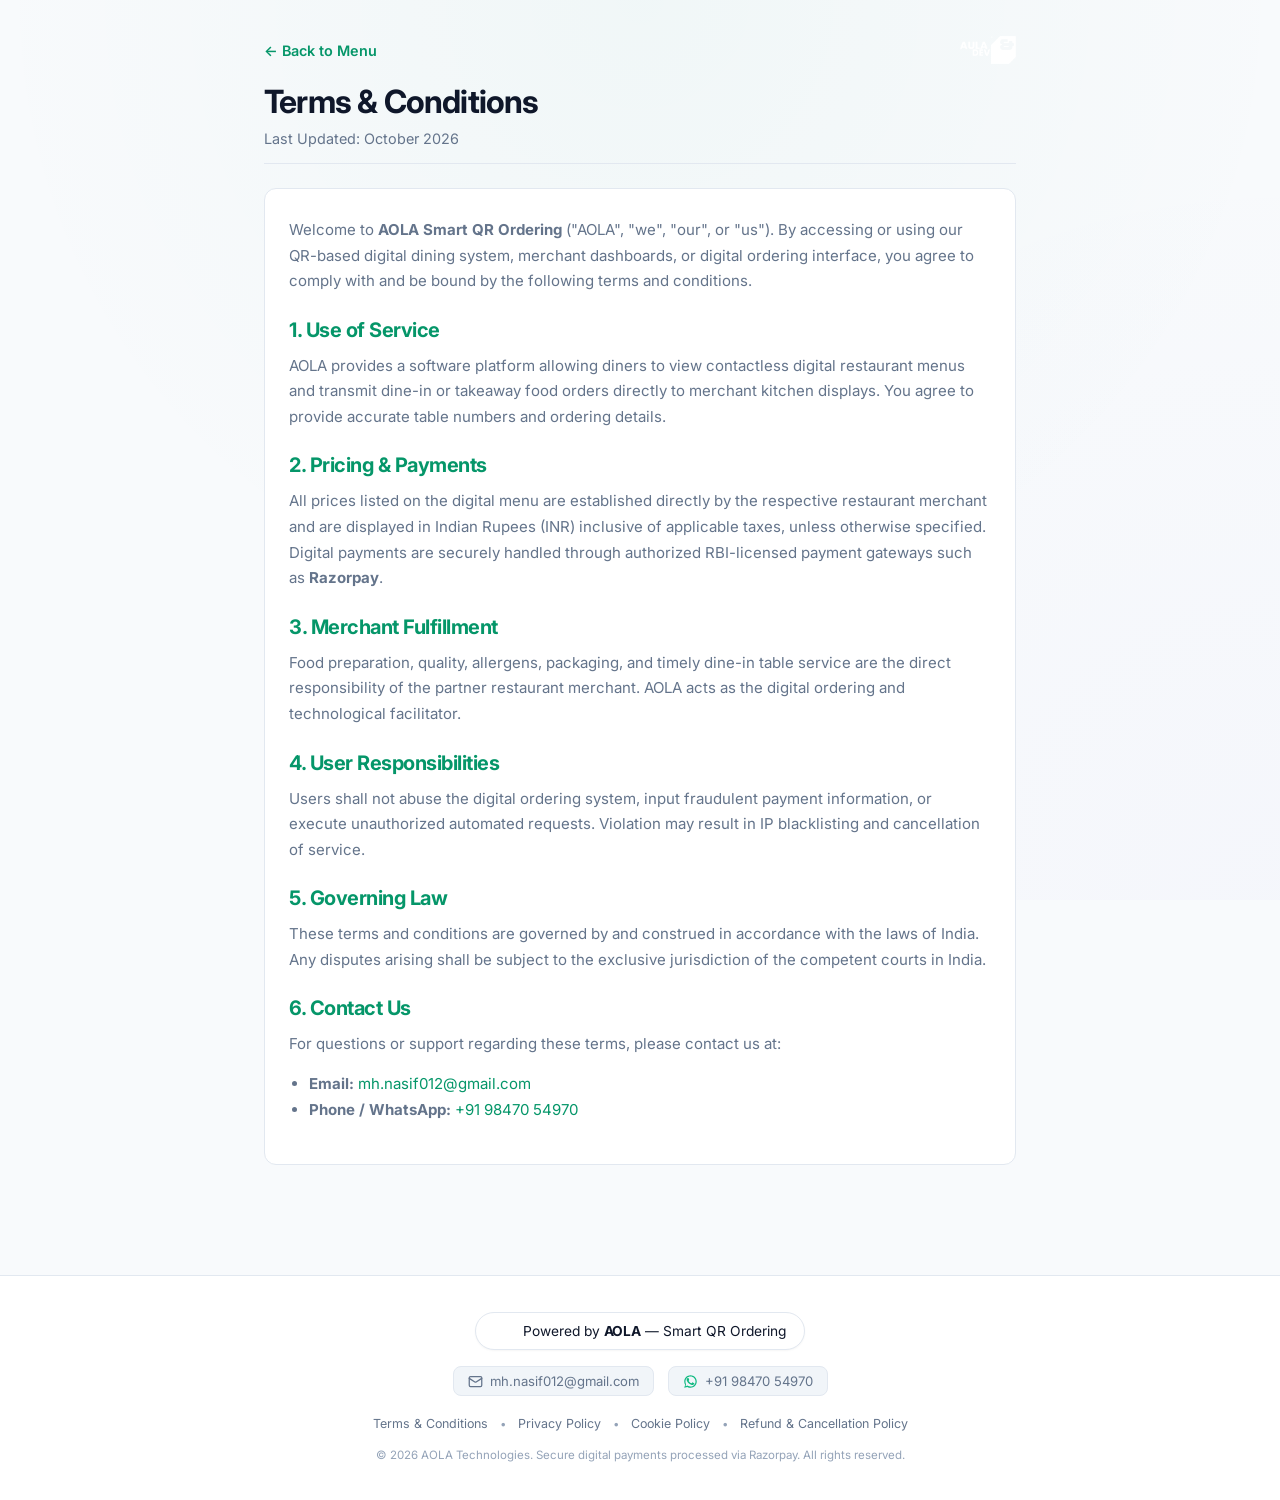
<file: terms.html>
<!DOCTYPE html>
<html lang="en">
<head>
  <meta charset="UTF-8">
  <meta name="viewport" content="width=device-width, initial-scale=1.0">
  <title>Terms & Conditions - AOLA Smart QR Ordering</title>
  <meta name="description" content="Terms and Conditions for AOLA Smart QR Ordering platform and services.">
  <link rel="stylesheet" href="css/style.css">
  <link rel="icon" type="image/svg+xml" href="AU-icon.svg">
  <style>
    .legal-content {
      background: var(--bg-card);
      border: 1px solid var(--border-subtle);
      border-radius: var(--radius-md);
      padding: 28px 24px;
      line-height: 1.7;
      color: var(--text-main);
      margin-bottom: 30px;
    }
    .legal-content h2 {
      font-size: 1.25rem;
      margin-top: 24px;
      margin-bottom: 10px;
      color: var(--primary);
    }
    .legal-content p, .legal-content ul {
      color: var(--text-muted);
      margin-bottom: 14px;
      font-size: 0.94rem;
    }
    .legal-content ul {
      padding-left: 20px;
    }
    .legal-header {
      margin-bottom: 24px;
      padding-bottom: 16px;
      border-bottom: 1px solid var(--border-subtle);
    }
    .btn-back {
      display: inline-flex;
      align-items: center;
      gap: 6px;
      color: var(--primary);
      font-size: 0.9rem;
      font-weight: 600;
      margin-bottom: 18px;
    }
  </style>
</head>
<body>

  <main class="desktop-container" style="max-width: 800px; padding-top: 36px;">
    <div style="display:flex;align-items:center;justify-content:space-between;margin-bottom:18px;">
      <a href="./" class="btn-back" style="margin-bottom:0;">&larr; Back to Menu</a>
      <img src="AU.svg" alt="AOLA Smart QR Ordering Logo" style="height:28px;width:auto;object-fit:contain;">
    </div>
    
    <div class="legal-header">
      <h1 style="font-size: 2rem; margin-bottom: 8px;">Terms &amp; Conditions</h1>
      <p style="color: var(--text-muted); font-size: 0.9rem;">Last Updated: October 2026</p>
    </div>

    <div class="legal-content">
      <p>Welcome to <strong>AOLA Smart QR Ordering</strong> ("AOLA", "we", "our", or "us"). By accessing or using our QR-based digital dining system, merchant dashboards, or digital ordering interface, you agree to comply with and be bound by the following terms and conditions.</p>

      <h2>1. Use of Service</h2>
      <p>AOLA provides a software platform allowing diners to view contactless digital restaurant menus and transmit dine-in or takeaway food orders directly to merchant kitchen displays. You agree to provide accurate table numbers and ordering details.</p>

      <h2>2. Pricing & Payments</h2>
      <p>All prices listed on the digital menu are established directly by the respective restaurant merchant and are displayed in Indian Rupees (INR) inclusive of applicable taxes, unless otherwise specified. Digital payments are securely handled through authorized RBI-licensed payment gateways such as <strong>Razorpay</strong>.</p>

      <h2>3. Merchant Fulfillment</h2>
      <p>Food preparation, quality, allergens, packaging, and timely dine-in table service are the direct responsibility of the partner restaurant merchant. AOLA acts as the digital ordering and technological facilitator.</p>

      <h2>4. User Responsibilities</h2>
      <p>Users shall not abuse the digital ordering system, input fraudulent payment information, or execute unauthorized automated requests. Violation may result in IP blacklisting and cancellation of service.</p>

      <h2>5. Governing Law</h2>
      <p>These terms and conditions are governed by and construed in accordance with the laws of India. Any disputes arising shall be subject to the exclusive jurisdiction of the competent courts in India.</p>

      <h2>6. Contact Us</h2>
      <p>For questions or support regarding these terms, please contact us at:</p>
      <ul>
        <li><strong>Email:</strong> <a href="mailto:mh.nasif012@gmail.com" style="color:var(--primary);">mh.nasif012@gmail.com</a></li>
        <li><strong>Phone / WhatsApp:</strong> <a href="https://wa.me/919847054970" style="color:var(--primary);">+91 98470 54970</a></li>
      </ul>
    </div>
  </main>

  <!-- Global Footer -->
  <footer class="aola-footer" id="aola-footer">
    <div class="aola-footer-container">
      <div class="aola-footer-brand">
        <a href="https://wa.me/919847054970?text=Hi%20AOLA%20Team,%20I%20saw%20your%20QR%20Ordering%20system%20and%20want%20this%20for%20my%20restaurant" target="_blank" rel="noopener noreferrer" class="aola-brand-pill">
          <img src="AU-icon.svg" alt="AOLA Brand Emblem" class="aola-pill-logo">
          <span>Powered by <strong class="aola-brand-name">AOLA</strong> — Smart QR Ordering</span>
        </a>
      </div>
      <div class="aola-footer-contacts">
        <a href="mailto:mh.nasif012@gmail.com" class="aola-contact-badge">
          <svg class="aola-icon" width="15" height="15" viewBox="0 0 24 24" fill="none" stroke="currentColor" stroke-width="2" stroke-linecap="round" stroke-linejoin="round"><rect x="2" y="4" width="20" height="16" rx="2"></rect><path d="m22 7-8.97 5.7a1.94 1.94 0 0 1-2.06 0L2 7"></path></svg>
          <span>mh.nasif012@gmail.com</span>
        </a>
        <a href="https://wa.me/919847054970" target="_blank" rel="noopener noreferrer" class="aola-contact-badge aola-whatsapp-badge">
          <svg class="aola-icon aola-icon-wa" width="15" height="15" viewBox="0 0 24 24" fill="currentColor"><path d="M17.472 14.382c-.301-.15-1.78-.879-2.056-.98-.276-.1-.477-.15-.678.15-.2.301-.778.98-.954 1.18-.175.2-.351.226-.652.075-.301-.15-1.272-.469-2.423-1.496-.896-.799-1.501-1.787-1.677-2.088-.176-.301-.019-.464.132-.614.136-.135.301-.351.452-.527.15-.175.2-.301.301-.501.1-.2.05-.376-.025-.526-.075-.15-.678-1.635-.93-2.24-.244-.589-.493-.509-.678-.519-.175-.01-.376-.01-.577-.01-.2 0-.527.075-.803.376s-1.054 1.029-1.054 2.509 1.079 2.909 1.23 3.109c.15.2 2.124 3.243 5.145 4.549.719.311 1.28.497 1.718.636.722.23 1.378.197 1.898.12.579-.086 1.78-.727 2.031-1.429.251-.702.251-1.304.176-1.429-.076-.126-.276-.201-.577-.352z"/><path d="M12 2C6.477 2 2 6.477 2 12c0 1.891.524 3.662 1.435 5.179L2 22l4.981-1.399A9.957 9.957 0 0 0 12 22c5.523 0 10-4.477 10-10S17.523 2 12 2zm0 18.053c-1.63 0-3.14-.476-4.417-1.298l-.317-.202-3.238.91.928-3.125-.213-.332A8.04 8.04 0 0 1 3.947 12C3.947 7.559 7.559 3.947 12 3.947c4.441 0 8.053 3.612 8.053 8.053 0 4.441-3.612 8.053-8.053 8.053z"/></svg>
          <span>+91 98470 54970</span>
        </a>
      </div>
      <nav class="aola-footer-compliance" aria-label="Compliance & Legal Policies">
        <a href="terms.html" class="aola-legal-link">Terms &amp; Conditions</a>
        <span class="aola-legal-dot" aria-hidden="true">&bull;</span>
        <a href="privacy.html" class="aola-legal-link">Privacy Policy</a>
        <span class="aola-legal-dot" aria-hidden="true">&bull;</span>
        <a href="cookie.html" class="aola-legal-link">Cookie Policy</a>
        <span class="aola-legal-dot" aria-hidden="true">&bull;</span>
        <a href="refunds.html" class="aola-legal-link">Refund &amp; Cancellation Policy</a>
      </nav>
      <p class="aola-footer-subtext">&copy; 2026 AOLA Technologies. Secure digital payments processed via Razorpay. All rights reserved.</p>
    </div>
  </footer>

</body>
</html>
</file>
<file: css/style.css>
/* ==========================================================================
   AOLA DESIGN SYSTEM - MODERN "CLEAN WHITE" / LIGHT GLASSMORPHISM
   Palette: Pure White (#FFF), Slate-50 (#F8FAFC), Slate-100 (#F1F5F9),
            Deep Navy Typography (#0F172A), Classy Emerald Accent (#059669)
   ========================================================================== */

@import url('https://fonts.googleapis.com/css2?family=Inter:wght@300;400;500;600;700;800&display=swap');

:root {
  /* Color Palette - Clean Light Theme */
  --bg-page: #F8FAFC;
  --bg-surface: #FFFFFF;
  --bg-card: #FFFFFF;
  --bg-card-hover: #F8FAFC;
  --bg-subtle: #F1F5F9;
  --bg-elevated: #FFFFFF;
  --bg-input: #FFFFFF;

  /* Borders - Ultra-subtle, crisp 1px separation */
  --border-subtle: #E2E8F0;
  --border-card: #E2E8F0;
  --border-focus: #059669;

  /* Typography Colors */
  --text-main: #0F172A;
  --text-muted: #64748B;
  --text-dim: #94A3B8;
  --font-family: 'Inter', -apple-system, BlinkMacSystemFont, 'Segoe UI', Roboto, sans-serif;
  --font-heading: 'Inter', -apple-system, BlinkMacSystemFont, 'Segoe UI', Roboto, sans-serif;
  --font-body: 'Inter', -apple-system, BlinkMacSystemFont, 'Segoe UI', Roboto, sans-serif;

  /* Primary Brand (Classy Emerald Green & Deep Navy) */
  --brand-navy: #0F172A;
  --brand-navy-light: #1E293B;
  --primary: #059669;
  --primary-hover: #047857;
  --primary-light: #ECFDF5;
  --primary-border: #A7F3D0;
  --primary-glow: rgba(5, 150, 105, 0.15);
  --primary-text: #FFFFFF;

  /* Semantic Accents */
  --accent-emerald: #059669;
  --accent-emerald-light: #ECFDF5;
  --accent-emerald-border: #A7F3D0;

  --accent-rose: #E11D48;
  --accent-rose-light: #FFF1F2;
  --accent-rose-border: #FECDD3;

  --accent-amber: #D97706;
  --accent-amber-light: #FFFBEB;
  --accent-amber-border: #FDE68A;

  --accent-indigo: #4F46E5;
  --accent-indigo-light: #EEF2FF;
  --accent-indigo-border: #C7D2FE;

  --accent-blue: #2563EB;
  --accent-blue-light: #EFF6FF;

  /* Shadows - Soft, high-contrast, modern SaaS elevation */
  --shadow-xs: 0 1px 2px 0 rgba(0, 0, 0, 0.04);
  --shadow-sm: 0 1px 3px 0 rgba(0, 0, 0, 0.05), 0 1px 2px -1px rgba(0, 0, 0, 0.04);
  --shadow-md: 0 4px 6px -1px rgba(0, 0, 0, 0.05), 0 2px 4px -2px rgba(0, 0, 0, 0.03);
  --shadow-lg: 0 10px 15px -3px rgba(0, 0, 0, 0.06), 0 4px 6px -4px rgba(0, 0, 0, 0.03);
  --shadow-xl: 0 20px 25px -5px rgba(0, 0, 0, 0.07), 0 8px 10px -6px rgba(0, 0, 0, 0.03);
  --shadow-float: 0 12px 36px -4px rgba(15, 23, 42, 0.1), 0 4px 12px rgba(0, 0, 0, 0.03);
  --shadow-glow: 0 0 20px var(--primary-glow);

  /* Glassmorphism */
  --glass-bg: rgba(255, 255, 255, 0.88);
  --glass-border: 1px solid rgba(226, 232, 240, 0.9);
  --glass-blur: blur(16px);

  /* Layout & Geometry */
  --radius-xs: 6px;
  --radius-sm: 8px;
  --radius-md: 12px;
  --radius-lg: 16px;
  --radius-xl: 20px;
  --radius-full: 9999px;
  --max-w-mobile: 480px;
  --max-w-app: 1200px;
}

/* ==========================================================================
   AOLA DARK MODE TOKENS & HIGH-CONTRAST KITCHEN THEME
   ========================================================================== */
body.dark-mode, [data-theme="dark"] {
  --bg-page: #090D16;
  --bg-surface: #0F172A;
  --bg-card: #182234;
  --bg-card-hover: #1E293B;
  --bg-subtle: #0F172A;
  --bg-elevated: #1E293B;
  --bg-input: #0F172A;
  --border-subtle: #2D3748;
  --border-card: #334155;
  --border-focus: #10B981;
  --text-main: #F8FAFC;
  --text-muted: #94A3B8;
  --text-dim: #64748B;
  --brand-navy: #FFFFFF;
  --brand-navy-light: #F1F5F9;
  --glass-bg: rgba(15, 23, 42, 0.94);
  --glass-border: 1px solid rgba(51, 65, 85, 0.9);
}

/* ==========================================
   BASE & RESET
   ========================================== */
*, *::before, *::after {
  box-sizing: border-box;
  margin: 0;
  padding: 0;
}

html {
  font-size: 16px;
  scroll-behavior: smooth;
  background-color: var(--bg-page);
  color: var(--text-main);
  font-family: var(--font-family);
  -webkit-font-smoothing: antialiased;
  -moz-osx-font-smoothing: grayscale;
}

body {
  min-height: 100vh;
  display: flex;
  flex-direction: column;
  background: radial-gradient(circle at 50% 0%, rgba(5, 150, 105, 0.03) 0%, transparent 60%),
              radial-gradient(circle at 100% 100%, rgba(79, 70, 229, 0.02) 0%, transparent 50%),
              var(--bg-page);
  background-attachment: fixed;
  overflow-x: hidden;
  color: var(--text-main);
}

h1, h2, h3, h4, h5, h6 {
  font-family: var(--font-heading);
  color: var(--text-main);
  letter-spacing: -0.025em;
  font-weight: 700;
  line-height: 1.25;
}

a {
  color: inherit;
  text-decoration: none;
  transition: all 0.2s ease;
}

button, input, select, textarea {
  font-family: inherit;
  color: inherit;
}

/* ==========================================
   GLOBAL PORTAL NAV SWITCHER (TOP BAR)
   ========================================== */
.portal-nav-bar {
  background: rgba(255, 255, 255, 0.92);
  backdrop-filter: var(--glass-blur);
  -webkit-backdrop-filter: var(--glass-blur);
  border-bottom: 1px solid var(--border-subtle);
  padding: 10px 20px;
  display: flex;
  align-items: center;
  justify-content: space-between;
  font-size: 0.84rem;
  z-index: 90;
  position: relative;
  flex-wrap: wrap;
  gap: 10px;
  box-shadow: var(--shadow-xs);
}

.portal-brand-wrap {
  display: flex;
  align-items: center;
  gap: 10px;
  font-weight: 700;
  color: var(--brand-navy);
}

.portal-brand-logo {
  height: 24px;
  width: auto;
  object-fit: contain;
  vertical-align: middle;
  display: inline-block;
}

.portal-nav-links {
  display: flex;
  align-items: center;
  gap: 6px;
}

.portal-nav-link {
  color: var(--text-muted);
  font-weight: 500;
  display: inline-flex;
  align-items: center;
  gap: 6px;
  transition: all 0.2s ease;
  padding: 6px 12px;
  border-radius: var(--radius-sm);
  border: 1px solid transparent;
}

.portal-nav-link svg,
.portal-nav-link i {
  width: 15px;
  height: 15px;
  stroke-width: 2;
}

.portal-nav-link:hover {
  color: var(--text-main);
  background: var(--bg-subtle);
}

.portal-nav-link.active {
  color: var(--brand-navy);
  background: #FFFFFF;
  border-color: var(--border-subtle);
  font-weight: 600;
  box-shadow: var(--shadow-xs);
}

.portal-shop-selector {
  display: flex;
  align-items: center;
  gap: 8px;
}

.portal-shop-selector select {
  background: #FFFFFF;
  border: 1px solid var(--border-subtle);
  color: var(--brand-navy);
  font-size: 0.8rem;
  font-weight: 600;
  padding: 5px 10px;
  border-radius: var(--radius-sm);
  outline: none;
  cursor: pointer;
  transition: border-color 0.2s ease;
}

.portal-shop-selector select:focus {
  border-color: var(--primary);
  box-shadow: 0 0 0 3px var(--primary-glow);
}

/* ==========================================
   LAYOUT CONTAINERS
   ========================================== */
.app-container {
  width: 100%;
  max-width: var(--max-w-mobile);
  margin: 0 auto;
  min-height: 100vh;
  padding-bottom: 120px; /* Space for floating cart bar */
  position: relative;
  background: #FFFFFF;
  box-shadow: 0 0 40px rgba(0, 0, 0, 0.03);
}

.desktop-container {
  width: 100%;
  max-width: var(--max-w-app);
  margin: 0 auto;
  padding: 28px 24px 80px;
}

/* Fluid responsive container for Owner & Kitchen Display to utilize all screen sizes */
.owner-dashboard-container {
  width: 100% !important;
  max-width: 1920px !important;
  margin: 0 auto !important;
  padding: 16px clamp(12px, 2vw, 32px) 60px !important;
  box-sizing: border-box !important;
}

@media (max-width: 768px) {
  .owner-dashboard-container {
    padding: 12px 10px 40px !important;
  }
}

/* ==========================================
   HEADER & RESTAURANT BRANDING (CUSTOMER MENU)
   ========================================== */
.brand-hero {
  position: relative;
  padding: 28px 20px 20px;
  text-align: center;
  background: linear-gradient(180deg, #FFFFFF 0%, #F8FAFC 100%);
  border-bottom: 1px solid var(--border-subtle);
}

.brand-hero::before {
  content: '';
  position: absolute;
  top: 0;
  left: 50%;
  transform: translateX(-50%);
  width: 240px;
  height: 100px;
  background: radial-gradient(ellipse at top, rgba(5, 150, 105, 0.06) 0%, transparent 70%);
  pointer-events: none;
}

.brand-logo-wrap {
  width: 64px;
  height: 64px;
  margin: 0 auto 12px;
  border-radius: 50%;
  overflow: hidden;
  box-shadow: var(--shadow-sm), 0 0 0 1px var(--border-subtle);
  background: #FFFFFF;
  display: flex;
  align-items: center;
  justify-content: center;
  position: relative;
}

.brand-logo-wrap img {
  width: 100%;
  height: 100%;
  object-fit: cover;
}

.brand-title {
  font-size: 1.4rem;
  font-weight: 700;
  color: var(--brand-navy);
  letter-spacing: -0.02em;
  margin-bottom: 6px;
}

.brand-meta {
  display: flex;
  align-items: center;
  justify-content: center;
  gap: 8px;
  font-size: 0.82rem;
  color: var(--text-muted);
  flex-wrap: wrap;
  margin-top: 4px;
}

.table-pill {
  display: inline-flex;
  align-items: center;
  gap: 7px;
  background: #FFFFFF;
  color: var(--brand-navy);
  border: 1px solid var(--border-subtle);
  padding: 4px 12px;
  border-radius: var(--radius-full);
  font-weight: 600;
  font-size: 0.8rem;
  box-shadow: var(--shadow-xs);
  cursor: pointer;
  transition: all 0.2s ease;
  user-select: none;
}

.table-pill:hover {
  border-color: #CBD5E1;
  background: var(--bg-subtle);
  transform: translateY(-1px);
}

.table-pulse-dot {
  width: 7px;
  height: 7px;
  border-radius: 50%;
  background: var(--accent-emerald);
  animation: pulse-emerald 2s infinite ease-in-out;
  flex-shrink: 0;
  display: inline-block;
}

#table-label {
  color: var(--brand-navy);
  font-weight: 600;
  font-size: 0.8rem;
  white-space: nowrap;
}

.shop-tag {
  display: inline-flex;
  align-items: center;
  font-size: 0.78rem;
  font-weight: 500;
  color: var(--text-muted);
  background: var(--bg-subtle);
  padding: 4px 10px;
  border-radius: var(--radius-full);
  border: 1px solid var(--border-subtle);
}

@keyframes pulse-emerald {
  0%, 100% { opacity: 0.5; transform: scale(1); }
  50% { opacity: 1; transform: scale(1.3); }
}

/* ==========================================
   CATEGORY TABS (STICKY CAPSULE NAVIGATION)
   ========================================== */
.category-bar-sticky {
  position: sticky;
  top: 0;
  z-index: 40;
  background: rgba(255, 255, 255, 0.94);
  backdrop-filter: var(--glass-blur);
  -webkit-backdrop-filter: var(--glass-blur);
  padding: 12px 16px;
  display: flex;
  gap: 8px;
  overflow-x: auto;
  scrollbar-width: none;
  border-bottom: 1px solid var(--border-subtle);
  box-shadow: 0 1px 3px rgba(0, 0, 0, 0.02);
}

.category-bar-sticky::-webkit-scrollbar {
  display: none;
}

.cat-chip {
  flex-shrink: 0;
  padding: 7px 16px;
  border-radius: var(--radius-full);
  background: #FFFFFF;
  border: 1px solid var(--border-subtle);
  color: var(--text-muted);
  font-size: 0.84rem;
  font-weight: 500;
  cursor: pointer;
  transition: all 0.2s cubic-bezier(0.16, 1, 0.3, 1);
  box-shadow: var(--shadow-xs);
  display: inline-flex;
  align-items: center;
  gap: 6px;
}

.cat-chip:hover {
  color: var(--brand-navy);
  border-color: #CBD5E1;
  background: var(--bg-subtle);
}

.cat-chip.active {
  background: var(--brand-navy);
  color: #FFFFFF;
  border-color: var(--brand-navy);
  box-shadow: 0 2px 8px rgba(15, 23, 42, 0.15);
  font-weight: 600;
}

/* ==========================================
   MENU LIST & DISH CARDS
   ========================================== */
.menu-feed {
  padding: 16px;
  display: flex;
  flex-direction: column;
  gap: 12px;
}

.dish-card {
  position: relative;
  background: #FFFFFF;
  border: 1px solid var(--border-card);
  border-radius: var(--radius-md);
  padding: 16px;
  display: flex;
  justify-content: space-between;
  align-items: center;
  gap: 16px;
  box-shadow: var(--shadow-xs);
  transition: transform 0.2s ease, box-shadow 0.2s ease, border-color 0.2s ease;
}

.dish-card:hover {
  border-color: #CBD5E1;
  box-shadow: var(--shadow-md);
  transform: translateY(-1px);
}

.dish-card.out-of-stock {
  opacity: 0.65;
  background: #F8FAFC;
}

.dish-info {
  flex: 1;
  min-width: 0;
}

.dish-category {
  font-size: 0.72rem;
  text-transform: uppercase;
  letter-spacing: 0.05em;
  color: var(--text-dim);
  font-weight: 600;
  margin-bottom: 3px;
}

.dish-name {
  font-size: 0.98rem;
  font-weight: 600;
  color: var(--brand-navy);
  margin-bottom: 4px;
  line-height: 1.35;
  display: flex;
  align-items: center;
  gap: 8px;
  flex-wrap: wrap;
}

.dish-tag.oos {
  font-size: 0.68rem;
  font-weight: 700;
  text-transform: uppercase;
  color: var(--accent-rose);
  background: var(--accent-rose-light);
  border: 1px solid var(--accent-rose-border);
  padding: 2px 7px;
  border-radius: var(--radius-full);
}

.dish-desc {
  font-size: 0.8rem;
  color: var(--text-muted);
  line-height: 1.4;
  margin-bottom: 8px;
  display: -webkit-box;
  -webkit-line-clamp: 2;
  -webkit-box-orient: vertical;
  overflow: hidden;
}

.dish-price {
  font-size: 1rem;
  font-weight: 700;
  color: var(--brand-navy);
  letter-spacing: -0.01em;
}

.dish-action {
  flex-shrink: 0;
  display: flex;
  align-items: center;
}

/* Minimalist outlined Add button */
.btn-add {
  display: inline-flex;
  align-items: center;
  justify-content: center;
  gap: 6px;
  background: #FFFFFF;
  color: var(--primary);
  border: 1.5px solid var(--primary);
  padding: 7px 16px;
  border-radius: var(--radius-sm);
  font-weight: 600;
  font-size: 0.86rem;
  cursor: pointer;
  transition: all 0.2s ease;
  box-shadow: var(--shadow-xs);
  min-width: 82px;
}

.btn-add:hover:not(:disabled) {
  background: var(--primary);
  color: #FFFFFF;
  box-shadow: 0 4px 10px var(--primary-glow);
  transform: translateY(-1px);
}

.btn-add:disabled {
  opacity: 0.5;
  cursor: not-allowed;
  border-color: var(--border-subtle);
  color: var(--text-dim);
  background: var(--bg-subtle);
}

/* Qty Stepper Pill */
.qty-stepper {
  display: inline-flex;
  align-items: center;
  background: #FFFFFF;
  border: 1.5px solid var(--primary);
  border-radius: var(--radius-sm);
  overflow: hidden;
  box-shadow: var(--shadow-xs);
}

.qty-btn {
  background: transparent;
  border: none;
  color: var(--primary);
  font-size: 1.1rem;
  font-weight: 700;
  width: 32px;
  height: 32px;
  display: flex;
  align-items: center;
  justify-content: center;
  cursor: pointer;
  transition: background-color 0.15s ease;
}

.qty-btn:hover {
  background: var(--primary-light);
}

.qty-count {
  font-size: 0.9rem;
  font-weight: 700;
  color: var(--brand-navy);
  padding: 0 6px;
  min-width: 22px;
  text-align: center;
}

/* ==========================================
   FLOATING CART BOTTOM BAR
   ========================================== */
.cart-floating-bar {
  position: fixed;
  bottom: 20px;
  left: 50%;
  transform: translateX(-50%);
  width: calc(100% - 32px);
  max-width: 448px;
  z-index: 50;
  background: rgba(255, 255, 255, 0.95);
  backdrop-filter: var(--glass-blur);
  -webkit-backdrop-filter: var(--glass-blur);
  border: 1px solid var(--border-subtle);
  border-radius: var(--radius-lg);
  padding: 12px 18px;
  box-shadow: var(--shadow-float);
  display: flex;
  align-items: center;
  justify-content: space-between;
  animation: slide-up 0.3s cubic-bezier(0.16, 1, 0.3, 1);
  transition: all 0.25s ease;
}

@keyframes slide-up {
  from { opacity: 0; transform: translate(-50%, 20px); }
  to { opacity: 1; transform: translate(-50%, 0); }
}

.cart-bar-info {
  display: flex;
  flex-direction: column;
}

.cart-items-count {
  font-size: 0.72rem;
  color: var(--text-muted);
  text-transform: uppercase;
  letter-spacing: 0.05em;
  font-weight: 600;
}

.cart-bar-total {
  font-size: 1.25rem;
  font-weight: 800;
  color: var(--brand-navy);
  font-family: var(--font-heading);
}

.btn-view-cart {
  background: var(--primary);
  color: #FFFFFF;
  border: none;
  padding: 10px 20px;
  border-radius: var(--radius-md);
  font-weight: 600;
  font-size: 0.9rem;
  display: inline-flex;
  align-items: center;
  gap: 8px;
  cursor: pointer;
  box-shadow: 0 4px 12px var(--primary-glow);
  transition: all 0.2s cubic-bezier(0.16, 1, 0.3, 1);
}

.btn-view-cart:hover {
  background: var(--primary-hover);
  transform: translateY(-1px);
  box-shadow: 0 6px 16px rgba(5, 150, 105, 0.25);
}

.btn-view-cart svg,
.btn-view-cart i {
  width: 17px;
  height: 17px;
  stroke-width: 2.5;
}

/* ==========================================
   MODALS (SLIDE-OVER / POPUP)
   ========================================== */
.modal-backdrop {
  position: fixed;
  inset: 0;
  background: rgba(15, 23, 42, 0.45);
  backdrop-filter: blur(6px);
  -webkit-backdrop-filter: blur(6px);
  z-index: 100;
  display: flex;
  align-items: flex-end;
  justify-content: center;
  opacity: 0;
  visibility: hidden;
  transition: opacity 0.25s ease, visibility 0.25s ease;
}

.modal-backdrop.open {
  opacity: 1;
  visibility: visible;
}

.modal-sheet {
  background: var(--bg-surface, #FFFFFF);
  color: var(--text-main);
  border: 1px solid var(--border-subtle);
  border-bottom: none;
  border-radius: var(--radius-xl) var(--radius-xl) 0 0;
  width: 100%;
  max-width: var(--max-w-mobile);
  max-height: 85vh;
  overflow-y: auto;
  padding: 24px 20px 36px;
  transform: translateY(100%);
  transition: transform 0.3s cubic-bezier(0.16, 1, 0.3, 1);
  box-shadow: var(--shadow-xl);
}

.modal-backdrop.open .modal-sheet {
  transform: translateY(0);
}

/* Desktop popup variant */
.modal-popup {
  position: fixed;
  top: 50%;
  left: 50%;
  transform: translate(-50%, -50%) scale(0.95);
  background: var(--bg-surface, #FFFFFF);
  color: var(--text-main);
  border: 1px solid var(--border-subtle);
  border-radius: var(--radius-lg);
  width: 90%;
  max-width: 500px;
  padding: 28px;
  box-shadow: var(--shadow-xl);
  z-index: 101;
  opacity: 0;
  visibility: hidden;
  transition: all 0.25s cubic-bezier(0.16, 1, 0.3, 1);
}

.modal-backdrop.open .modal-popup {
  opacity: 1;
  visibility: visible;
  transform: translate(-50%, -50%) scale(1);
}

.modal-header {
  display: flex;
  justify-content: space-between;
  align-items: center;
  margin-bottom: 20px;
  padding-bottom: 12px;
  border-bottom: 1px solid var(--border-subtle);
}

.modal-title {
  font-size: 1.25rem;
  font-weight: 700;
  color: var(--brand-navy);
}

.btn-close-modal {
  background: var(--bg-subtle);
  border: none;
  color: var(--text-muted);
  width: 32px;
  height: 32px;
  border-radius: 50%;
  display: flex;
  align-items: center;
  justify-content: center;
  font-size: 1.3rem;
  cursor: pointer;
  transition: all 0.15s ease;
}

.btn-close-modal:hover {
  background: #E2E8F0;
  color: var(--brand-navy);
}

/* ==========================================
   CART ITEMS LIST & BREAKDOWN
   ========================================== */
.cart-list {
  display: flex;
  flex-direction: column;
  gap: 12px;
  margin-bottom: 20px;
  max-height: 280px;
  overflow-y: auto;
  padding-right: 4px;
}

.cart-item-row {
  display: flex;
  justify-content: space-between;
  align-items: center;
  padding: 10px 0;
  border-bottom: 1px solid var(--border-subtle);
}

.cart-item-info h4 {
  font-size: 0.94rem;
  font-weight: 600;
  color: var(--brand-navy);
  margin-bottom: 2px;
}

.cart-item-info span {
  font-size: 0.8rem;
  color: var(--text-muted);
}

.cart-summary {
  background: var(--bg-subtle);
  border-radius: var(--radius-md);
  padding: 16px;
  margin-bottom: 20px;
  display: flex;
  flex-direction: column;
  gap: 8px;
  border: 1px solid var(--border-subtle);
}

.summary-row {
  display: flex;
  justify-content: space-between;
  font-size: 0.85rem;
  color: var(--text-muted);
}

.summary-row.total {
  font-size: 1.05rem;
  font-weight: 700;
  color: var(--brand-navy);
  border-top: 1px dashed var(--border-subtle);
  padding-top: 10px;
  margin-top: 4px;
}

/* ==========================================
   FORM CONTROLS & SECURITY HONEYPOT
   ========================================== */
.form-group {
  margin-bottom: 16px;
}

.form-label {
  display: block;
  font-size: 0.82rem;
  font-weight: 600;
  color: var(--brand-navy);
  margin-bottom: 6px;
}

.form-input, .form-textarea, .form-select {
  width: 100%;
  background: var(--bg-input, #FFFFFF);
  border: 1px solid var(--border-subtle);
  border-radius: var(--radius-sm);
  padding: 10px 14px;
  color: var(--text-main);
  font-size: 0.9rem;
  transition: all 0.2s ease;
  outline: none;
  box-shadow: var(--shadow-xs);
}

.form-input:focus, .form-textarea:focus, .form-select:focus {
  border-color: var(--primary);
  box-shadow: 0 0 0 3px var(--primary-glow);
}

.form-input::placeholder, .form-textarea::placeholder {
  color: var(--text-dim);
}

.form-textarea {
  resize: vertical;
  min-height: 72px;
}

.honeypot-field {
  opacity: 0;
  position: absolute;
  top: 0;
  left: 0;
  height: 0;
  width: 0;
  z-index: -1;
  pointer-events: none;
}

/* ==========================================
   BUTTONS SYSTEM
   ========================================== */
.btn-primary {
  width: 100%;
  background: var(--primary);
  color: #FFFFFF;
  border: none;
  padding: 12px 20px;
  border-radius: var(--radius-sm);
  font-weight: 600;
  font-size: 0.95rem;
  display: inline-flex;
  align-items: center;
  justify-content: center;
  gap: 8px;
  cursor: pointer;
  box-shadow: 0 4px 12px var(--primary-glow);
  transition: all 0.2s cubic-bezier(0.16, 1, 0.3, 1);
}

.btn-primary:hover:not(:disabled) {
  background: var(--primary-hover);
  box-shadow: 0 6px 18px rgba(5, 150, 105, 0.25);
  transform: translateY(-1px);
}

.btn-primary:disabled {
  opacity: 0.6;
  cursor: not-allowed;
}

.btn-secondary {
  background: var(--bg-surface, #FFFFFF);
  color: var(--text-main);
  border: 1px solid var(--border-subtle);
  padding: 8px 16px;
  border-radius: var(--radius-sm);
  font-weight: 600;
  font-size: 0.86rem;
  display: inline-flex;
  align-items: center;
  justify-content: center;
  gap: 6px;
  cursor: pointer;
  transition: all 0.2s ease;
  box-shadow: var(--shadow-xs);
}

.btn-secondary:hover:not(:disabled) {
  background: var(--bg-subtle);
  border-color: var(--border-card);
  color: var(--text-main);
  transform: translateY(-1px);
}

.btn-danger {
  background: var(--accent-rose-light);
  color: var(--accent-rose);
  border: 1px solid var(--accent-rose-border);
  padding: 8px 16px;
  border-radius: var(--radius-sm);
  font-weight: 600;
  font-size: 0.86rem;
  display: inline-flex;
  align-items: center;
  justify-content: center;
  gap: 6px;
  cursor: pointer;
  transition: all 0.2s ease;
}

.btn-danger:hover {
  background: var(--accent-rose);
  color: #FFFFFF;
  border-color: var(--accent-rose);
  box-shadow: 0 4px 12px rgba(225, 29, 72, 0.2);
}

.btn-emerald {
  background: #FFFFFF;
  color: var(--accent-emerald);
  border: 1.5px solid var(--accent-emerald);
  padding: 8px 16px;
  border-radius: var(--radius-sm);
  font-weight: 600;
  font-size: 0.86rem;
  display: inline-flex;
  align-items: center;
  justify-content: center;
  gap: 6px;
  cursor: pointer;
  transition: all 0.2s ease;
}

.btn-emerald:hover {
  background: var(--accent-emerald);
  color: #FFFFFF;
  box-shadow: 0 4px 12px var(--primary-glow);
}

/* ==========================================
   TOAST NOTIFICATIONS
   ========================================== */
.toast-container {
  position: fixed !important;
  bottom: 24px !important;
  right: 24px !important;
  top: auto !important;
  left: auto !important;
  transform: none !important;
  z-index: 999999 !important;
  display: flex !important;
  flex-direction: column-reverse !important;
  align-items: flex-end !important;
  gap: 8px !important;
  width: auto !important;
  max-width: 380px !important;
  pointer-events: none !important;
}

@media (max-width: 640px) {
  .toast-container {
    bottom: 16px !important;
    right: 12px !important;
    left: 12px !important;
    max-width: none !important;
    align-items: stretch !important;
  }
}

.toast {
  pointer-events: auto;
  background: #FFFFFF;
  border-radius: var(--radius-sm, 8px);
  padding: 10px 14px;
  box-shadow: 0 4px 16px rgba(0, 0, 0, 0.12), 0 1px 3px rgba(0, 0, 0, 0.08);
  border: 1px solid var(--border-subtle, #e2e8f0);
  border-left: 4px solid var(--primary, #e11d48);
  display: flex;
  align-items: center;
  gap: 10px;
  animation: toast-in-right 0.25s cubic-bezier(0.16, 1, 0.3, 1);
  color: var(--brand-navy, #0f172a);
  font-size: 0.82rem;
  font-weight: 600;
  line-height: 1.35;
  max-width: 100%;
}

body.dark-mode .toast,
.dark-mode .toast {
  background: var(--bg-surface, #1e293b);
  color: var(--text-main, #f8fafc);
  border-color: var(--border-subtle, #334155);
  box-shadow: 0 4px 16px rgba(0, 0, 0, 0.4);
}

@keyframes toast-in-right {
  from { opacity: 0; transform: translateX(24px); }
  to { opacity: 1; transform: translateX(0); }
}

.toast.success {
  border-left-color: var(--accent-emerald, #10b981);
}

.toast.error {
  border-left-color: var(--accent-rose, #f43f5e);
}

.toast.warning {
  border-left-color: var(--accent-amber, #f59e0b);
}

/* ==========================================
   ORDER SUCCESS SCREEN
   ========================================== */
.success-icon-wrap {
  width: 64px;
  height: 64px;
  margin: 0 auto 16px;
  background: var(--accent-emerald-light);
  border: 1.5px solid var(--accent-emerald-border);
  border-radius: 50%;
  display: flex;
  align-items: center;
  justify-content: center;
  color: var(--accent-emerald);
  font-size: 1.8rem;
  box-shadow: 0 0 20px rgba(5, 150, 105, 0.15);
}

.order-badge-pill {
  display: inline-block;
  background: var(--bg-subtle);
  border: 1px solid var(--border-subtle);
  padding: 6px 14px;
  border-radius: var(--radius-full);
  font-family: monospace;
  font-size: 1.05rem;
  font-weight: 700;
  color: var(--brand-navy);
  margin: 12px 0;
  letter-spacing: 0.05em;
}

/* ==========================================
   OWNER KITCHEN DASHBOARD (KDS)
   ========================================== */
.owner-header {
  display: flex;
  justify-content: space-between;
  align-items: center;
  padding: 16px 0;
  margin-bottom: 20px;
  border-bottom: 1px solid var(--border-subtle);
  flex-wrap: wrap;
  gap: 12px;
}

.owner-header .btn-primary,
.owner-header .btn-secondary,
.owner-header .btn-danger {
  width: auto !important;
  padding: 7px 14px;
  font-size: 0.84rem;
}

@media (max-width: 860px) {
  .owner-header {
    flex-direction: column;
    align-items: stretch;
    gap: 12px;
    padding: 12px 0;
  }
  .owner-header > div:first-child {
    display: flex;
    justify-content: space-between;
    align-items: center;
    flex-wrap: wrap;
    gap: 8px;
  }
  .owner-header > div:last-child {
    display: flex;
    flex-wrap: wrap;
    gap: 6px;
  }
  .owner-header .btn-secondary,
  .owner-header .btn-primary,
  .owner-header .btn-danger {
    flex: 1 1 auto;
    font-size: 0.78rem;
    padding: 7px 10px;
    justify-content: center;
  }
}

.live-indicator {
  display: inline-flex;
  align-items: center;
  gap: 7px;
  font-size: 0.78rem;
  color: var(--accent-emerald);
  background: var(--accent-emerald-light);
  padding: 4px 12px;
  border-radius: var(--radius-full);
  border: 1px solid var(--accent-emerald-border);
  font-weight: 600;
}

.live-indicator::before {
  content: '';
  width: 7px;
  height: 7px;
  background: var(--accent-emerald);
  border-radius: 50%;
  animation: pulse-emerald 1.5s infinite;
}

.ticket-grid {
  display: grid;
  grid-template-columns: repeat(auto-fill, minmax(min(100%, 300px), 1fr));
  gap: 18px;
}

.ticket-card {
  background: var(--bg-card);
  border: 1px solid var(--border-subtle);
  border-radius: var(--radius-md);
  padding: 20px;
  display: flex;
  flex-direction: column;
  box-shadow: var(--shadow-sm);
  transition: transform 0.2s ease, border-color 0.2s ease, box-shadow 0.2s ease;
  position: relative;
  overflow: hidden;
  color: var(--text-main);
}

.ticket-card:hover {
  box-shadow: var(--shadow-md);
  border-color: #CBD5E1;
}

.ticket-card.pending {
  border-top: 4px solid var(--accent-emerald);
}

.ticket-card.ready {
  border-top: 4px solid #059669;
}

.ticket-card.urgent {
  border-color: var(--accent-rose);
  box-shadow: 0 0 16px rgba(225, 29, 72, 0.2);
}

.ticket-card.completed {
  border-top: 4px solid #CBD5E1;
  opacity: 0.75;
  background: var(--bg-subtle);
}

.ticket-card.ready-animating {
  transform: scale(0.92) translateY(-10px);
  opacity: 0;
  pointer-events: none;
}

/* KDS Elapsed Prep Timers */
.kds-timer-badge {
  font-size: 0.76rem;
  font-weight: 700;
  padding: 3px 9px;
  border-radius: var(--radius-full);
  display: inline-flex;
  align-items: center;
  gap: 5px;
  white-space: nowrap;
}

.kds-timer-normal {
  background: rgba(5, 150, 105, 0.12);
  color: #059669;
  border: 1px solid rgba(5, 150, 105, 0.25);
}

.kds-timer-warning {
  background: rgba(217, 119, 6, 0.12);
  color: #D97706;
  border: 1px solid rgba(217, 119, 6, 0.3);
}

.kds-timer-rush {
  background: rgba(225, 29, 72, 0.15);
  color: #E11D48;
  border: 1px solid rgba(225, 29, 72, 0.35);
  animation: rush-glow 1.2s infinite alternate;
}

@keyframes rush-glow {
  from { box-shadow: 0 0 4px rgba(225, 29, 72, 0.3); }
  to { box-shadow: 0 0 12px rgba(225, 29, 72, 0.6); }
}

/* KDS Priority Hierarchy Badges (FIFO Queueing) */
.priority-badge {
  display: inline-flex;
  align-items: center;
  gap: 5px;
  padding: 3px 10px;
  border-radius: var(--radius-full, 9999px);
  font-size: 0.72rem;
  font-weight: 800;
  text-transform: uppercase;
  letter-spacing: 0.04em;
  white-space: nowrap;
}

.priority-badge.p1 {
  background: linear-gradient(135deg, #fef2f2 0%, #fee2e2 100%);
  color: #dc2626;
  border: 1px solid #fca5a5;
  box-shadow: 0 0 10px rgba(239, 68, 68, 0.25);
  animation: pulse-priority 2s infinite ease-in-out;
}

.priority-badge.p2 {
  background: #fffbeb;
  color: #d97706;
  border: 1px solid #fde68a;
}

.priority-badge.p3 {
  background: #eff6ff;
  color: #2563eb;
  border: 1px solid #bfdbfe;
}

.priority-badge.p-regular {
  background: var(--bg-subtle, #f1f5f9);
  color: var(--text-muted, #64748b);
  border: 1px solid var(--border-subtle, #e2e8f0);
}

@keyframes pulse-priority {
  0%, 100% {
    box-shadow: 0 0 0 0 rgba(239, 68, 68, 0.4);
  }
  50% {
    box-shadow: 0 0 0 6px rgba(239, 68, 68, 0);
  }
}

body.dark-mode .priority-badge.p1,
.dark-mode .priority-badge.p1 {
  background: rgba(239, 68, 68, 0.18);
  color: #f87171;
  border-color: rgba(239, 68, 68, 0.4);
}

body.dark-mode .priority-badge.p2,
.dark-mode .priority-badge.p2 {
  background: rgba(245, 158, 11, 0.18);
  color: #fbbf24;
  border-color: rgba(245, 158, 11, 0.4);
}

body.dark-mode .priority-badge.p3,
.dark-mode .priority-badge.p3 {
  background: rgba(59, 130, 246, 0.18);
  color: #60a5fa;
  border-color: rgba(59, 130, 246, 0.4);
}

.ticket-header {
  display: flex;
  justify-content: space-between;
  align-items: flex-start;
  gap: 12px;
  margin-bottom: 14px;
}

.ticket-table-badge {
  background: var(--bg-subtle);
  color: var(--brand-navy);
  border: 1px solid var(--border-subtle);
  font-weight: 800;
  font-size: 1.15rem;
  padding: 4px 12px;
  border-radius: var(--radius-sm);
  font-family: var(--font-heading);
  letter-spacing: 0.02em;
  display: inline-block;
}

.ticket-time {
  font-size: 0.78rem;
  color: var(--text-muted);
  font-weight: 500;
  background: var(--bg-subtle);
  border: 1px solid var(--border-subtle);
  padding: 4px 10px;
  border-radius: var(--radius-full);
  white-space: nowrap;
  display: inline-flex;
  align-items: center;
  gap: 4px;
}

/* Ticket Dish Items (Rush-Hour Interactive Bullet List) */
.ticket-dish-section {
  background: var(--bg-subtle);
  border: 1px solid var(--border-subtle);
  border-radius: var(--radius-sm);
  padding: 12px 14px;
  margin-bottom: 16px;
  flex: 1;
}

.ticket-rush-meta {
  display: flex;
  justify-content: space-between;
  align-items: center;
  gap: 8px;
  padding-bottom: 8px;
  margin-bottom: 10px;
  border-bottom: 1px solid var(--border-subtle);
  flex-wrap: wrap;
}

.ticket-total-items-badge {
  font-size: 0.75rem;
  font-weight: 700;
  text-transform: uppercase;
  letter-spacing: 0.04em;
  color: var(--brand-navy);
  background: #FFFFFF;
  border: 1px solid var(--border-subtle);
  padding: 3px 8px;
  border-radius: 4px;
  display: inline-flex;
  align-items: center;
  gap: 5px;
}

.ticket-rush-hint {
  font-size: 0.72rem;
  color: var(--text-dim);
  font-style: italic;
}

.ticket-bullet-list {
  list-style: none;
  padding: 0;
  margin: 0;
  display: flex;
  flex-direction: column;
  gap: 8px;
}

.ticket-bullet-item {
  display: flex;
  justify-content: space-between;
  align-items: center;
  gap: 10px;
  padding: 8px 10px;
  background: var(--bg-surface);
  border: 1px solid var(--border-subtle);
  border-radius: 6px;
  cursor: pointer;
  user-select: none;
  transition: all 0.15s ease;
  color: var(--text-main);
}

.ticket-bullet-item:hover {
  border-color: #CBD5E1;
  background: var(--bg-card-hover);
}

.ticket-bullet-item.dish-prepared {
  opacity: 0.45;
  text-decoration: line-through;
  background: var(--bg-subtle);
}

.ticket-dish-bullet-left {
  display: flex;
  align-items: center;
  gap: 8px;
}

.ticket-dish-qty-badge {
  font-size: 0.75rem;
  font-weight: 700;
  color: var(--text-muted);
  background: var(--bg-subtle);
  padding: 2px 6px;
  border-radius: 4px;
}

.ticket-dish-qty-badge.multi-qty {
  color: #FFFFFF;
  background: var(--brand-navy);
}

.ticket-dish-title-wrap {
  display: flex;
  flex-direction: column;
}

.ticket-dish-title {
  font-size: 0.88rem;
  font-weight: 600;
  color: var(--brand-navy);
}

.ticket-dish-inline-note {
  font-size: 0.74rem;
  color: var(--accent-amber);
  font-weight: 500;
}

.ticket-dish-price-tag {
  font-size: 0.8rem;
  font-weight: 600;
  color: var(--text-muted);
}

.ticket-notes-callout {
  margin-top: 10px;
  background: var(--accent-amber-light);
  border: 1px solid var(--accent-amber-border);
  border-radius: 6px;
  padding: 8px 12px;
}

.ticket-notes-header {
  display: flex;
  align-items: center;
  gap: 6px;
  font-size: 0.75rem;
  font-weight: 700;
  color: var(--accent-amber);
  margin-bottom: 2px;
}

.ticket-notes-content {
  font-size: 0.82rem;
  color: #92400E;
  line-height: 1.4;
}

.ticket-footer {
  display: flex;
  justify-content: space-between;
  align-items: center;
  margin-top: auto;
  padding-top: 14px;
  border-top: 1px solid var(--border-subtle);
}

.ticket-price {
  font-size: 1.15rem;
  font-weight: 800;
  color: var(--brand-navy);
}

/* ==========================================
   KDS SPLIT-SCREEN LAYOUT
   ========================================== */
.kds-split-layout {
  display: grid;
  grid-template-columns: 260px minmax(0, 1fr);
  gap: clamp(14px, 1.6vw, 24px);
  align-items: start;
  width: 100%;
}

@media (max-width: 1140px) {
  .kds-split-layout {
    grid-template-columns: 220px minmax(0, 1fr);
    gap: 14px;
  }
}

@media (max-width: 920px) {
  .kds-split-layout {
    grid-template-columns: 100%;
    gap: 14px;
  }

  .kds-sidebar {
    position: static;
    top: auto;
    padding: 12px 14px;
    gap: 12px;
  }

  .sidebar-nav-list {
    flex-direction: row !important;
    overflow-x: auto;
    -webkit-overflow-scrolling: touch;
    gap: 8px !important;
    padding-bottom: 4px;
    scrollbar-width: none;
  }

  .sidebar-nav-list::-webkit-scrollbar {
    display: none;
  }

  .sidebar-nav-list .cat-chip {
    width: auto !important;
    flex-shrink: 0;
    white-space: nowrap;
    padding: 8px 14px !important;
    font-size: 0.82rem;
  }

  #sidebar-order-filters > div:last-child {
    flex-direction: row !important;
  }

  #sidebar-order-filters .cat-chip {
    width: auto !important;
    flex: 1;
  }
}

.kds-sidebar {
  background: #FFFFFF;
  border: 1px solid var(--border-subtle);
  border-radius: var(--radius-md);
  padding: 20px;
  box-shadow: var(--shadow-sm);
  display: flex;
  flex-direction: column;
  gap: 20px;
  position: sticky;
  top: 20px;
}

/* ==========================================
   HQ HERO REVENUE & METRICS
   ========================================== */
.hq-hero-card {
  background: linear-gradient(135deg, #FFFFFF 0%, #F8FAFC 100%);
  border: 1px solid var(--border-subtle);
  border-radius: var(--radius-lg);
  padding: 28px;
  margin-bottom: 24px;
  box-shadow: var(--shadow-sm);
  display: flex;
  justify-content: space-between;
  align-items: center;
  flex-wrap: wrap;
  gap: 20px;
  position: relative;
  overflow: hidden;
}

.hq-hero-card::before {
  content: '';
  position: absolute;
  top: -60px;
  right: -60px;
  width: 220px;
  height: 220px;
  background: radial-gradient(circle, rgba(5, 150, 105, 0.08) 0%, transparent 70%);
  border-radius: 50%;
  pointer-events: none;
}

.hq-hero-label {
  font-size: 0.78rem;
  font-weight: 700;
  text-transform: uppercase;
  letter-spacing: 0.06em;
  color: var(--text-muted);
  margin-bottom: 6px;
  display: flex;
  align-items: center;
  gap: 6px;
}

.hq-hero-revenue {
  font-size: 2.75rem;
  font-weight: 800;
  color: var(--brand-navy);
  letter-spacing: -0.03em;
  line-height: 1.1;
  font-family: var(--font-heading);
}

.hq-hero-trend {
  display: inline-flex;
  align-items: center;
  gap: 6px;
  margin-top: 8px;
  font-size: 0.82rem;
  color: var(--accent-emerald);
  font-weight: 600;
  background: var(--accent-emerald-light);
  border: 1px solid var(--accent-emerald-border);
  padding: 4px 10px;
  border-radius: var(--radius-full);
}

.metric-card {
  background: #FFFFFF;
  border: 1px solid var(--border-subtle);
  border-radius: var(--radius-md);
  padding: 20px;
  box-shadow: var(--shadow-sm);
  display: flex;
  justify-content: space-between;
  align-items: center;
  transition: all 0.2s ease;
}

.metric-card:hover {
  transform: translateY(-2px);
  box-shadow: var(--shadow-md);
  border-color: #CBD5E1;
}

.metric-label {
  font-size: 0.76rem;
  font-weight: 600;
  text-transform: uppercase;
  letter-spacing: 0.05em;
  color: var(--text-muted);
  margin-bottom: 4px;
}

.metric-value {
  font-size: 1.85rem;
  font-weight: 800;
  color: var(--brand-navy);
  letter-spacing: -0.02em;
}

.metric-icon-wrap {
  width: 48px;
  height: 48px;
  border-radius: var(--radius-md);
  display: flex;
  align-items: center;
  justify-content: center;
  background: var(--bg-subtle);
  color: var(--brand-navy);
}

.metric-icon-wrap.emerald {
  background: var(--accent-emerald-light);
  color: var(--accent-emerald);
}

.metric-icon-wrap.rose {
  background: var(--accent-rose-light);
  color: var(--accent-rose);
}

.metric-icon-wrap.indigo {
  background: var(--accent-indigo-light);
  color: var(--accent-indigo);
}

/* ==========================================
   ADMIN / HQ PANEL TABLE & METRICS
   ========================================== */
.admin-card {
  background: #FFFFFF;
  border: 1px solid var(--border-subtle);
  border-radius: var(--radius-md);
  overflow: hidden;
  margin-bottom: 24px;
  box-shadow: var(--shadow-sm);
}

.admin-card-header {
  padding: 18px 24px;
  display: flex;
  justify-content: space-between;
  align-items: center;
  border-bottom: 1px solid var(--border-subtle);
  background: var(--bg-subtle);
  flex-wrap: wrap;
  gap: 12px;
}

.data-table-wrap {
  width: 100%;
  overflow-x: auto;
}

.data-table {
  width: 100%;
  border-collapse: collapse;
  text-align: left;
}

#history-table {
  min-width: 960px;
}

#history-table th:last-child,
#history-table td:last-child {
  position: sticky;
  right: 0;
  background: #FFFFFF;
  z-index: 2;
  box-shadow: -4px 0 8px rgba(0, 0, 0, 0.05);
  text-align: right;
  white-space: nowrap;
}

#history-table th:last-child {
  background: #F8FAFC;
  z-index: 3;
}

#history-table tr:hover td:last-child {
  background: #F8FAFC;
}

.data-table th {
  padding: 12px 18px;
  font-size: 0.75rem;
  text-transform: uppercase;
  letter-spacing: 0.05em;
  color: var(--text-muted);
  background: #F8FAFC;
  border-bottom: 1px solid var(--border-subtle);
  font-weight: 600;
}

.data-table td {
  padding: 14px 18px;
  font-size: 0.88rem;
  border-bottom: 1px solid var(--border-subtle);
  color: var(--brand-navy);
}

.data-table tr:hover td {
  background: #F8FAFC;
}

.status-badge {
  display: inline-flex;
  align-items: center;
  gap: 5px;
  padding: 3px 10px;
  border-radius: var(--radius-full);
  font-size: 0.74rem;
  font-weight: 600;
  text-transform: uppercase;
  letter-spacing: 0.03em;
}

.status-badge.active,
.status-badge.completed {
  background: var(--accent-emerald-light);
  color: var(--accent-emerald);
  border: 1px solid var(--accent-emerald-border);
}

.status-badge.pending {
  background: #FEF3C7;
  color: #B45309;
  border: 1px solid #FDE68A;
}

.status-badge.suspended,
.status-badge.cancelled {
  background: var(--accent-rose-light);
  color: var(--accent-rose);
  border: 1px solid var(--accent-rose-border);
}

.status-badge.refunded {
  background: #F3E8FF;
  color: #7E22CE;
  border: 1px solid #E9D5FF;
}

/* Table sync progress indicator */
.sync-progress-wrap {
  display: flex;
  align-items: center;
  gap: 8px;
}

.sync-progress-bar {
  flex: 1;
  height: 6px;
  background: #E2E8F0;
  border-radius: var(--radius-full);
  overflow: hidden;
  max-width: 80px;
}

.sync-progress-fill {
  height: 100%;
  background: var(--accent-emerald);
  border-radius: var(--radius-full);
}

/* ==========================================
   OWNER MENU MANAGER UI STYLES
   ========================================== */
.btn-stock-toggle {
  display: inline-flex;
  align-items: center;
  gap: 5px;
  padding: 4px 12px;
  border-radius: var(--radius-full);
  font-size: 0.78rem;
  font-weight: 600;
  cursor: pointer;
  transition: all 0.2s ease;
  white-space: nowrap;
}

.btn-stock-toggle.in-stock {
  background: var(--accent-emerald-light);
  color: var(--accent-emerald);
  border: 1px solid var(--accent-emerald-border);
}

.btn-stock-toggle.in-stock:hover {
  background: #D1FAE5;
  transform: translateY(-1px);
}

.btn-stock-toggle.out-of-stock {
  background: var(--accent-rose-light);
  color: var(--accent-rose);
  border: 1px solid var(--accent-rose-border);
}

.btn-stock-toggle.out-of-stock:hover {
  background: #FFE4E6;
  transform: translateY(-1px);
}

/* Dietary Indicators (Veg vs Non-Veg Vector Dots) */
.diet-tag-veg {
  display: inline-flex;
  align-items: center;
  gap: 6px;
  color: var(--accent-emerald);
  background: var(--accent-emerald-light);
  border: 1px solid var(--accent-emerald-border);
  padding: 3px 8px;
  border-radius: 4px;
  font-size: 0.74rem;
  font-weight: 600;
}

.diet-tag-nonveg {
  display: inline-flex;
  align-items: center;
  gap: 6px;
  color: var(--accent-rose);
  background: var(--accent-rose-light);
  border: 1px solid var(--accent-rose-border);
  padding: 3px 8px;
  border-radius: 4px;
  font-size: 0.74rem;
  font-weight: 600;
}

.diet-icon {
  width: 14px;
  height: 14px;
  border: 1.5px solid currentColor;
  border-radius: 3px;
  display: inline-flex;
  align-items: center;
  justify-content: center;
}

.diet-dot {
  width: 6px;
  height: 6px;
  border-radius: 50%;
  background-color: currentColor;
}

.category-badge {
  display: inline-block;
  background: var(--bg-subtle);
  border: 1px solid var(--border-subtle);
  color: var(--text-muted);
  padding: 3px 10px;
  border-radius: var(--radius-sm);
  font-size: 0.76rem;
  font-weight: 500;
}

/* ==========================================
   SKELETON / LOADING STATES
   ========================================== */
.skeleton {
  background: linear-gradient(90deg, #F1F5F9 25%, #E2E8F0 50%, #F1F5F9 75%);
  background-size: 200% 100%;
  animation: skeleton-shimmer 1.5s infinite;
  border-radius: var(--radius-sm);
}

@keyframes skeleton-shimmer {
  0% { background-position: 200% 0; }
  100% { background-position: -200% 0; }
}

.skeleton-text {
  height: 14px;
  margin-bottom: 8px;
}

.skeleton-card {
  height: 84px;
  border-radius: var(--radius-md);
  margin-bottom: 12px;
}

/* Empty state banner */
.empty-state {
  text-align: center;
  padding: 48px 20px;
  color: var(--text-dim);
}

.empty-state-icon {
  font-size: 2.2rem;
  margin-bottom: 12px;
  color: var(--text-dim);
}

/* ==========================================================================
   AOLA GLOBAL FOOTER (MARKETING & PAYMENT GATEWAY COMPLIANCE)
   Palette: Background Pure White / Slate-50, Subtle Slate Borders
   ========================================================================== */
body > main {
  flex: 1 0 auto;
}

.aola-footer {
  width: 100%;
  background-color: #FFFFFF;
  border-top: 1px solid var(--border-subtle);
  color: var(--text-muted);
  font-family: var(--font-family);
  padding: 32px 16px calc(92px + env(safe-area-inset-bottom));
  margin-top: auto;
  position: relative;
  z-index: 10;
  box-sizing: border-box;
}

@media (min-width: 768px) {
  .aola-footer {
    padding: 36px 24px calc(36px + env(safe-area-inset-bottom));
  }
}

.aola-footer-container {
  max-width: 720px;
  margin: 0 auto;
  display: flex;
  flex-direction: column;
  align-items: center;
  text-align: center;
  gap: 16px;
}

/* 1. Viral Branding Pill */
.aola-footer-brand {
  width: 100%;
  display: flex;
  justify-content: center;
}

.aola-brand-pill {
  display: inline-flex;
  align-items: center;
  justify-content: center;
  flex-wrap: wrap;
  gap: 8px 10px;
  background: #FFFFFF;
  border: 1px solid var(--border-subtle);
  border-radius: var(--radius-full);
  padding: 8px 18px;
  font-size: 0.86rem;
  color: var(--brand-navy);
  text-decoration: none;
  box-shadow: var(--shadow-xs);
  transition: all 0.2s cubic-bezier(0.16, 1, 0.3, 1);
}

.aola-brand-pill:hover {
  border-color: #CBD5E1;
  background: var(--bg-subtle);
  box-shadow: var(--shadow-sm);
  transform: translateY(-1px);
}

.aola-pill-logo {
  height: 20px;
  width: auto;
  object-fit: contain;
  vertical-align: middle;
  display: inline-block;
}

.auth-modal-logo {
  height: 48px;
  width: auto;
  object-fit: contain;
  margin-bottom: 16px;
  display: inline-block;
}

.aola-brand-name {
  font-weight: 700;
  color: var(--brand-navy);
  letter-spacing: -0.01em;
}

.aola-brand-tag {
  font-size: 0.74rem;
  font-weight: 600;
  color: var(--primary);
  background: var(--primary-light);
  border: 1px solid var(--primary-border);
  padding: 3px 8px;
  border-radius: var(--radius-full);
  transition: all 0.2s ease;
}

.aola-brand-pill:hover .aola-brand-tag {
  background: var(--primary);
  color: #FFFFFF;
}

/* 2. Business Contacts Bar */
.aola-footer-contacts {
  display: flex;
  align-items: center;
  justify-content: center;
  flex-wrap: wrap;
  gap: 10px 14px;
}

.aola-contact-badge {
  display: inline-flex;
  align-items: center;
  gap: 7px;
  font-size: 0.82rem;
  color: var(--text-muted);
  text-decoration: none;
  background: var(--bg-subtle);
  border: 1px solid var(--border-subtle);
  padding: 6px 14px;
  border-radius: var(--radius-sm);
  transition: all 0.2s ease;
}

.aola-contact-badge:hover {
  color: var(--brand-navy);
  border-color: #CBD5E1;
  background: #FFFFFF;
  transform: translateY(-1px);
  box-shadow: var(--shadow-xs);
}

.aola-whatsapp-badge:hover {
  border-color: #A7F3D0;
  color: #059669;
  background: #ECFDF5;
}

.aola-icon {
  flex-shrink: 0;
  width: 15px;
  height: 15px;
}

.aola-icon-wa {
  color: #10B981;
}

/* 3. Compliance Links */
.aola-footer-compliance {
  display: flex;
  align-items: center;
  justify-content: center;
  flex-wrap: wrap;
  gap: 6px 12px;
  padding-top: 4px;
}

.aola-legal-link {
  font-size: 0.78rem;
  color: var(--text-muted);
  text-decoration: none;
  transition: color 0.2s ease;
}

.aola-legal-link:hover {
  color: var(--brand-navy);
  text-decoration: underline;
}

.aola-legal-dot {
  color: var(--text-dim);
  font-size: 0.72rem;
}

.aola-footer-subtext {
  font-size: 0.72rem;
  color: var(--text-dim);
  margin: 0;
  line-height: 1.5;
}

/* 4. Responsive Queries */
@media (max-width: 480px) {
  .aola-brand-pill {
    padding: 7px 14px;
    font-size: 0.8rem;
  }
  .aola-footer-contacts {
    flex-direction: column;
    gap: 8px;
    width: 100%;
  }
  .aola-contact-badge {
    width: 100%;
    max-width: 280px;
    justify-content: center;
  }
  .aola-footer-compliance {
    flex-direction: column;
    gap: 6px;
  }
  .aola-legal-dot {
    display: none;
  }
}

/* =========================================================================
   RESTAURANT BILLING, THERMAL RECEIPT & PRINT SYSTEM
   ========================================================================= */

/* Dedicated Hidden Print Container for Clean Output */
.printable-receipt-wrapper {
  display: none;
}

/* Bill & Invoice Modal */
.bill-modal-popup {
  max-width: 520px;
  width: 95%;
  max-height: 90vh;
  display: flex;
  flex-direction: column;
}

.bill-modal-toolbar {
  background: var(--bg-subtle);
  border: 1px solid var(--border-subtle);
  border-radius: var(--radius-sm);
  padding: 12px;
  margin-bottom: 14px;
  display: flex;
  flex-direction: column;
  gap: 10px;
}

.bill-type-tabs {
  display: flex;
  gap: 8px;
  border-bottom: 1px solid var(--border-subtle);
  padding-bottom: 10px;
}

.bill-type-btn {
  flex: 1;
  display: inline-flex;
  align-items: center;
  justify-content: center;
  gap: 6px;
  padding: 8px 12px;
  font-size: 0.82rem;
  font-weight: 600;
  border-radius: var(--radius-sm);
  border: 1px solid var(--border-subtle);
  background: #FFFFFF;
  color: var(--text-muted);
  cursor: pointer;
  transition: all 0.2s ease;
}

.bill-type-btn:hover {
  background: #F8FAFC;
  color: var(--brand-navy);
}

.bill-type-btn.active {
  background: var(--brand-navy);
  color: #FFFFFF;
  border-color: var(--brand-navy);
  box-shadow: 0 2px 6px rgba(15, 23, 42, 0.15);
}

.bill-options-row {
  display: flex;
  gap: 10px;
  flex-wrap: wrap;
  align-items: flex-end;
}

/* Paper Roll Selector Buttons */
.btn-paper-toggle {
  padding: 4px 10px;
  border-radius: var(--radius-sm);
  font-size: 0.74rem;
  font-weight: 600;
  border: 1px solid var(--border-subtle);
  background: #FFFFFF;
  color: var(--text-muted);
  cursor: pointer;
  transition: all 0.2s ease;
}

.btn-paper-toggle:hover {
  background: #F1F5F9;
  color: var(--brand-navy);
}

.btn-paper-toggle.active {
  background: var(--brand-navy);
  color: #FFFFFF;
  border-color: var(--brand-navy);
}

/* Scrollable Preview Area */
.bill-preview-container {
  overflow-y: auto;
  max-height: 52vh;
  padding: 14px 6px;
  display: flex;
  justify-content: center;
  background: #F8FAFC;
  border: 1px solid var(--border-subtle);
  border-radius: var(--radius-sm);
}

/* Thermal Paper Card Simulation (58mm vs 80mm POS Roll Formats) */
.bill-thermal-card {
  background: #FFFFFF;
  border: 1px dashed #CBD5E1;
  border-radius: 4px;
  box-shadow: 0 4px 16px rgba(0, 0, 0, 0.04);
  font-family: 'SF Mono', 'Courier New', Courier, Menlo, monospace;
  color: #0F172A;
  transition: all 0.2s ease;
  box-sizing: border-box;
}

/* 58mm Default Roll Paper Simulation (~48mm printable width) */
.bill-thermal-card.paper-58mm {
  width: 270px;
  max-width: 100%;
  padding: 16px 12px;
  font-size: 10.5px;
  line-height: 1.35;
}

/* 80mm Wide Roll Paper Simulation (~72mm printable width) */
.bill-thermal-card.paper-80mm {
  width: 380px;
  max-width: 100%;
  padding: 22px 18px;
  font-size: 11.5px;
  line-height: 1.4;
}

.receipt-qr-wrap {
  display: flex;
  flex-direction: column;
  align-items: center;
  justify-content: center;
  margin: 10px 0 6px;
}

.receipt-qr-code {
  width: 90px;
  height: 90px;
  padding: 4px;
  background: #FFFFFF;
  border: 1px solid #E2E8F0;
  border-radius: 4px;
  display: flex;
  align-items: center;
  justify-content: center;
}

.receipt-qr-caption {
  font-size: 0.68rem;
  font-weight: 700;
  letter-spacing: 0.04em;
  color: #334155;
  margin-top: 4px;
  text-transform: uppercase;
}

/* Thermal Receipt Internal Elements */
.receipt-header {
  text-align: center;
  margin-bottom: 8px;
}

.receipt-brand-title {
  font-size: 1.15rem;
  font-weight: 800;
  text-transform: uppercase;
  letter-spacing: 0.04em;
  color: #000000;
  margin-bottom: 2px;
}

.receipt-subtitle {
  font-size: 0.82rem;
  font-weight: 700;
  letter-spacing: 0.05em;
  color: #334155;
  margin-bottom: 2px;
}

.receipt-tagline {
  font-size: 0.72rem;
  color: #64748B;
}

.receipt-divider {
  border-top: 1px dashed #94A3B8;
  margin: 8px 0;
  overflow: hidden;
  height: 0;
}

.receipt-divider.double {
  border-top: 2px double #475569;
}

.receipt-meta-grid {
  display: grid;
  grid-template-columns: 1fr 1fr;
  gap: 3px 10px;
  font-size: 0.78rem;
  margin: 6px 0;
}

.receipt-table-highlight {
  font-size: 1rem;
  font-weight: 800;
  color: #000000;
}

.receipt-items-table {
  width: 100%;
  border-collapse: collapse;
  margin: 6px 0;
  font-size: 11px;
}

.receipt-items-table th {
  padding: 4px 0;
  border-bottom: 1px dashed #94A3B8;
  font-weight: 700;
  color: #1E293B;
  text-transform: uppercase;
}

.receipt-items-table td {
  padding: 4px 0;
  vertical-align: top;
  color: #0F172A;
}

.receipt-item-note {
  font-size: 0.7rem;
  font-style: italic;
  color: #64748B;
  display: block;
  margin-top: 1px;
}

.receipt-totals-grid {
  margin: 6px 0;
}

.receipt-total-row {
  display: flex;
  justify-content: space-between;
  padding: 2px 0;
  font-size: 0.78rem;
}

.receipt-grand-total {
  display: flex;
  justify-content: space-between;
  align-items: center;
  padding: 4px 0;
  font-size: 1.15rem;
  font-weight: 800;
  color: #000000;
}

.receipt-kot-summary {
  text-align: center;
  padding: 6px 0;
  font-size: 0.9rem;
  font-weight: 800;
}

.receipt-notes-box {
  background: #F1F5F9;
  border-left: 3px solid #0F172A;
  padding: 6px 8px;
  margin: 8px 0;
  font-size: 0.76rem;
  border-radius: 2px;
}

.receipt-footer {
  text-align: center;
  margin-top: 10px;
  font-size: 0.74rem;
  color: #475569;
  line-height: 1.4;
}

.receipt-powered {
  margin-top: 4px;
  font-size: 0.68rem;
  color: #94A3B8;
  letter-spacing: 0.05em;
  text-transform: uppercase;
}

/* =========================================================================
   HISTORICAL ORDER LEDGER & RECONCILIATION UI STYLES
   ========================================================================= */
.history-metrics-grid {
  display: grid;
  gap: 12px;
  margin-bottom: 20px;
  width: 100%;
}

.history-metrics-grid.metrics-cols-6 {
  grid-template-columns: repeat(6, minmax(0, 1fr));
}

.history-metrics-grid.metrics-cols-4 {
  grid-template-columns: repeat(4, minmax(0, 1fr));
}

@media (max-width: 1460px) {
  .history-metrics-grid.metrics-cols-6 {
    grid-template-columns: repeat(3, minmax(0, 1fr));
  }
}

@media (max-width: 1050px) {
  .history-metrics-grid.metrics-cols-6 {
    grid-template-columns: repeat(3, minmax(0, 1fr));
  }
  .history-metrics-grid.metrics-cols-4 {
    grid-template-columns: repeat(2, minmax(0, 1fr));
  }
}

@media (max-width: 768px) {
  .history-metrics-grid.metrics-cols-6 {
    grid-template-columns: repeat(2, minmax(0, 1fr));
  }
  .history-metrics-grid.metrics-cols-4 {
    grid-template-columns: repeat(2, minmax(0, 1fr));
  }
  .history-metric-card {
    padding: 10px 12px;
    gap: 10px;
  }
  .history-metric-icon {
    width: 36px;
    height: 36px;
  }
  .history-metric-val {
    font-size: 1.15rem;
  }
}

@media (max-width: 480px) {
  .history-metrics-grid.metrics-cols-6,
  .history-metrics-grid.metrics-cols-4 {
    grid-template-columns: repeat(2, minmax(0, 1fr));
    gap: 8px;
  }
  .history-metric-card {
    padding: 8px 10px;
    gap: 8px;
  }
  .history-metric-icon {
    width: 32px;
    height: 32px;
  }
  .history-metric-label {
    font-size: 0.68rem;
  }
  .history-metric-val {
    font-size: 1.05rem;
  }
}

@media (max-width: 360px) {
  .history-metrics-grid.metrics-cols-6,
  .history-metrics-grid.metrics-cols-4 {
    grid-template-columns: 1fr;
  }
}

.history-metric-card {
  background: #FFFFFF;
  border: 1px solid var(--border-subtle);
  border-radius: var(--radius-md);
  padding: 16px;
  display: flex;
  align-items: center;
  gap: 14px;
  box-shadow: var(--shadow-xs);
  transition: transform 0.2s ease, box-shadow 0.2s ease;
}

.history-metric-card:hover {
  transform: translateY(-2px);
  box-shadow: var(--shadow-sm);
}

.history-metric-icon {
  width: 44px;
  height: 44px;
  border-radius: var(--radius-md);
  display: flex;
  align-items: center;
  justify-content: center;
  flex-shrink: 0;
}

.history-metric-content {
  display: flex;
  flex-direction: column;
  gap: 2px;
}

.history-metric-label {
  font-size: 0.74rem;
  font-weight: 600;
  text-transform: uppercase;
  letter-spacing: 0.04em;
  color: var(--text-muted);
}

.history-metric-val {
  font-size: 1.35rem;
  font-weight: 800;
  color: var(--brand-navy);
  letter-spacing: -0.01em;
}

.history-toolbar {
  background: #FFFFFF;
  border: 1px solid var(--border-subtle);
  border-radius: var(--radius-md);
  padding: 14px;
  margin-bottom: 16px;
  display: flex;
  justify-content: space-between;
  align-items: center;
  gap: 14px;
  flex-wrap: wrap;
}

.history-filters-left {
  display: flex;
  align-items: center;
  gap: 10px;
  flex-wrap: wrap;
}

.history-filters-right {
  display: flex;
  align-items: center;
  gap: 10px;
  flex: 1;
  max-width: 440px;
  justify-content: flex-end;
}

@media (max-width: 860px) {
  .history-toolbar {
    flex-direction: column;
    align-items: stretch;
    gap: 10px;
    padding: 12px;
  }
  .history-filters-left {
    width: 100%;
    justify-content: space-between;
  }
  .history-filters-right {
    width: 100%;
    max-width: 100%;
    justify-content: space-between;
  }
}

.date-range-pills {
  display: flex;
  background: var(--bg-subtle);
  border: 1px solid var(--border-subtle);
  border-radius: var(--radius-full);
  padding: 3px;
  gap: 2px;
  overflow-x: auto;
  max-width: 100%;
  scrollbar-width: none;
}

.date-range-pills::-webkit-scrollbar {
  display: none;
}

#trend-date-toolbar {
  box-sizing: border-box;
}

@media (max-width: 768px) {
  #trend-date-toolbar {
    flex-direction: column !important;
    align-items: stretch !important;
    gap: 10px !important;
  }
  #trend-date-toolbar > div:first-child {
    width: 100%;
    justify-content: space-between;
  }
  #trend-date-toolbar > div:last-child {
    width: 100%;
    justify-content: space-between;
  }
}

.date-pill {
  padding: 5px 12px;
  border-radius: var(--radius-full);
  border: none;
  background: transparent;
  color: var(--text-muted);
  font-size: 0.78rem;
  font-weight: 600;
  cursor: pointer;
  transition: all 0.2s ease;
  white-space: nowrap;
}

.date-pill:hover {
  color: var(--brand-navy);
}

.date-pill.active {
  background: #FFFFFF;
  color: var(--brand-navy);
  box-shadow: 0 1px 3px rgba(0, 0, 0, 0.08);
}

/* =========================================================================
   EXPENSE LEDGER, VOIDED ORDERS & CHART.JS TRENDS MODULES
   ========================================================================= */

/* Financial Net Profit Highlighting */
.metric-profit-positive {
  color: var(--accent-emerald) !important;
}

.metric-profit-negative {
  color: var(--accent-rose) !important;
}

.profit-badge {
  display: inline-flex;
  align-items: center;
  gap: 4px;
  font-size: 0.72rem;
  font-weight: 700;
  padding: 2px 8px;
  border-radius: var(--radius-full);
  text-transform: uppercase;
  letter-spacing: 0.04em;
}

.profit-badge.positive {
  background: var(--accent-emerald-light);
  color: var(--accent-emerald);
  border: 1px solid var(--accent-emerald-border);
}

.profit-badge.negative {
  background: var(--accent-rose-light);
  color: var(--accent-rose);
  border: 1px solid var(--accent-rose-border);
}

/* Voided Orders Audit Trail Alert Banner */
.audit-trail-alert {
  background: #FFF1F2;
  border: 1px solid #FECDD3;
  border-radius: var(--radius-md);
  padding: 12px 16px;
  margin-bottom: 16px;
  display: flex;
  align-items: center;
  gap: 12px;
  color: #9F1239;
  font-size: 0.84rem;
  line-height: 1.45;
}

.audit-trail-alert i {
  color: var(--accent-rose);
  flex-shrink: 0;
}

/* Status Badges for Voided / Deleted Orders */
.status-badge.deleted,
.status-badge.voided {
  background: var(--accent-rose-light);
  color: var(--accent-rose);
  border: 1px solid var(--accent-rose-border);
}

/* Void Action Button on Ticket */
.btn-void-ticket {
  background: #FFFFFF;
  border: 1px solid #FECDD3;
  color: var(--accent-rose);
  padding: 6px 10px;
  font-size: 0.8rem;
  font-weight: 600;
  border-radius: var(--radius-sm);
  display: inline-flex;
  align-items: center;
  gap: 4px;
  cursor: pointer;
  transition: all 0.15s ease;
}

.btn-void-ticket:hover {
  background: var(--accent-rose);
  color: #FFFFFF;
  border-color: var(--accent-rose);
}

/* Expenses Form Card */
.expense-entry-grid {
  display: grid;
  grid-template-columns: 180px 140px 1fr 140px auto;
  gap: 12px;
  align-items: flex-end;
}

@media (max-width: 992px) {
  .expense-entry-grid {
    grid-template-columns: 1fr 1fr;
  }
}

@media (max-width: 580px) {
  .expense-entry-grid {
    grid-template-columns: 1fr;
  }
}

/* Trends & Analytics Section */
.trends-container {
  display: flex;
  flex-direction: column;
  gap: 20px;
}

.trends-header-toolbar {
  background: #FFFFFF;
  border: 1px solid var(--border-subtle);
  border-radius: var(--radius-md);
  padding: 14px 18px;
  display: flex;
  justify-content: space-between;
  align-items: center;
  gap: 14px;
  flex-wrap: wrap;
  box-shadow: var(--shadow-xs);
}

.trend-view-selector {
  display: flex;
  background: var(--bg-subtle);
  padding: 4px;
  border-radius: var(--radius-sm);
  gap: 4px;
}

.trend-pill {
  border: none;
  background: transparent;
  color: var(--text-muted);
  font-size: 0.82rem;
  font-weight: 600;
  padding: 6px 16px;
  border-radius: var(--radius-xs);
  cursor: pointer;
  transition: all 0.2s ease;
  white-space: nowrap;
}

.trend-pill:hover {
  color: var(--brand-navy);
}

.trend-pill.active {
  background: #FFFFFF;
  color: var(--brand-navy);
  box-shadow: 0 1px 3px rgba(0, 0, 0, 0.08);
}

.trends-chart-grid {
  display: grid;
  grid-template-columns: 2fr 1fr;
  gap: 16px;
}

@media (max-width: 1024px) {
  .trends-chart-grid {
    grid-template-columns: 1fr;
  }
}

.chart-card {
  background: #FFFFFF;
  border: 1px solid var(--border-subtle);
  border-radius: var(--radius-md);
  padding: 20px;
  box-shadow: var(--shadow-xs);
}

.chart-card-header {
  display: flex;
  justify-content: space-between;
  align-items: center;
  margin-bottom: 16px;
  padding-bottom: 12px;
  border-bottom: 1px solid var(--border-subtle);
}

.chart-card-title {
  font-size: 1.05rem;
  font-weight: 700;
  color: var(--brand-navy);
  display: flex;
  align-items: center;
  gap: 8px;
}

.chart-card-subtitle {
  font-size: 0.78rem;
  color: var(--text-muted);
  margin-top: 2px;
}

.chart-canvas-wrap {
  position: relative;
  width: 100%;
  height: 320px;
}

/* Category Sub-tabs in Order History */
.history-subtabs {
  display: flex;
  gap: 8px;
  border-bottom: 1px solid var(--border-subtle);
  padding-bottom: 10px;
  margin-bottom: 16px;
  flex-wrap: wrap;
}

.history-subtab-btn {
  background: transparent;
  border: 1px solid transparent;
  color: var(--text-muted);
  font-size: 0.84rem;
  font-weight: 600;
  padding: 6px 14px;
  border-radius: var(--radius-sm);
  cursor: pointer;
  display: inline-flex;
  align-items: center;
  gap: 6px;
  transition: all 0.15s ease;
}

.history-subtab-btn:hover {
  background: var(--bg-subtle);
  color: var(--brand-navy);
}

.history-subtab-btn.active {
  background: #FFFFFF;
  color: var(--brand-navy);
  border-color: var(--border-subtle);
  box-shadow: var(--shadow-xs);
}

.history-subtab-btn.voided-tab.active {
  color: var(--accent-rose);
  border-color: var(--accent-rose-border);
  background: var(--accent-rose-light);
}

/* ==========================================================================
   MANUAL POS CASHIER TERMINAL (owner.html)
   Touchscreen-optimized, split-screen POS interface
   ========================================================================== */

.pos-modal-popup {
  max-width: 1120px;
  width: 95vw;
  height: 90vh;
  max-height: 840px;
  padding: 0;
  display: flex;
  flex-direction: column;
  overflow: hidden;
  border-radius: var(--radius-lg);
  background: #FFFFFF;
  box-shadow: 0 25px 50px -12px rgba(15, 23, 42, 0.25);
}

.pos-modal-header {
  display: flex;
  justify-content: space-between;
  align-items: center;
  padding: 14px 20px;
  background: #FFFFFF;
  border-bottom: 1px solid var(--border-subtle);
  margin-bottom: 0;
  flex-shrink: 0;
}

.pos-badge-icon {
  background: var(--brand-navy);
  width: 38px;
  height: 38px;
  border-radius: var(--radius-md);
  display: flex;
  align-items: center;
  justify-content: center;
  box-shadow: 0 2px 6px rgba(15, 23, 42, 0.12);
  flex-shrink: 0;
}

.pos-split-layout {
  display: grid;
  grid-template-columns: 1.28fr 0.92fr;
  flex: 1;
  min-height: 0;
  overflow: hidden;
  background: var(--bg-page);
}

/* LEFT PANEL: Menu Browser */
.pos-menu-panel {
  display: flex;
  flex-direction: column;
  min-height: 0;
  border-right: 1px solid var(--border-subtle);
  background: #FFFFFF;
}

.pos-menu-toolbar {
  padding: 14px 16px 10px;
  border-bottom: 1px solid var(--border-subtle);
  background: #FFFFFF;
  display: flex;
  flex-direction: column;
  gap: 10px;
  flex-shrink: 0;
}

.pos-search-box {
  position: relative;
  width: 100%;
}

.pos-search-box .pos-search-icon {
  position: absolute;
  left: 12px;
  top: 50%;
  transform: translateY(-50%);
  width: 16px;
  height: 16px;
  color: var(--text-dim);
  pointer-events: none;
}

.pos-search-box input {
  padding: 10px 36px 10px 38px;
  font-size: 0.9rem;
  border-radius: var(--radius-md);
  background: var(--bg-subtle);
  border: 1px solid var(--border-subtle);
  width: 100%;
  transition: all 0.2s ease;
}

.pos-search-box input:focus {
  background: #FFFFFF;
  border-color: var(--primary);
  box-shadow: 0 0 0 3px var(--primary-glow);
}

.pos-clear-search {
  position: absolute;
  right: 10px;
  top: 50%;
  transform: translateY(-50%);
  background: transparent;
  border: none;
  font-size: 1.2rem;
  color: var(--text-dim);
  cursor: pointer;
  line-height: 1;
  padding: 2px 6px;
}

.pos-cat-scroll {
  display: flex;
  gap: 8px;
  overflow-x: auto;
  padding-bottom: 4px;
  scrollbar-width: thin;
}

.pos-cat-chip {
  display: inline-flex;
  align-items: center;
  gap: 6px;
  padding: 7px 14px;
  border-radius: 9999px;
  border: 1px solid var(--border-subtle);
  background: var(--bg-subtle);
  color: var(--text-muted);
  font-size: 0.8rem;
  font-weight: 600;
  cursor: pointer;
  white-space: nowrap;
  transition: all 0.15s ease;
  user-select: none;
}

.pos-cat-chip:hover {
  background: #E2E8F0;
  color: var(--brand-navy);
}

.pos-cat-chip.active {
  background: var(--brand-navy);
  border-color: var(--brand-navy);
  color: #FFFFFF;
  box-shadow: 0 2px 6px rgba(15, 23, 42, 0.15);
}

.pos-grid-container {
  flex: 1;
  overflow-y: auto;
  padding: 14px 16px;
  min-height: 0;
}

.pos-menu-grid {
  display: grid;
  grid-template-columns: repeat(auto-fill, minmax(140px, 1fr));
  gap: 12px;
}

/* Touch-optimized Dish Card */
.pos-dish-card {
  display: flex;
  flex-direction: column;
  justify-content: space-between;
  background: #FFFFFF;
  border: 1.5px solid var(--border-subtle);
  border-radius: var(--radius-md);
  padding: 12px;
  min-height: 102px;
  cursor: pointer;
  text-align: left;
  position: relative;
  transition: all 0.18s cubic-bezier(0.16, 1, 0.3, 1);
  user-select: none;
  box-shadow: 0 1px 3px rgba(0, 0, 0, 0.04);
}

.pos-dish-card:hover {
  border-color: var(--primary);
  transform: translateY(-2px);
  box-shadow: 0 4px 12px rgba(5, 150, 105, 0.12);
}

.pos-dish-card:active {
  transform: scale(0.97);
  background: var(--primary-light);
}

.pos-dish-card.in-cart {
  border-color: var(--primary);
  background: #F0FDF4;
}

.pos-dish-card.out-of-stock {
  opacity: 0.55;
  cursor: not-allowed;
  filter: grayscale(0.8);
  border-color: #E2E8F0;
  background: #F8FAFC;
}

.pos-dish-card.out-of-stock:hover {
  transform: none;
  box-shadow: none;
  border-color: #E2E8F0;
}

.pos-card-header {
  display: flex;
  justify-content: space-between;
  align-items: flex-start;
  gap: 6px;
  margin-bottom: 6px;
}

.pos-dish-name {
  font-size: 0.86rem;
  font-weight: 700;
  color: var(--brand-navy);
  line-height: 1.25;
  display: -webkit-box;
  -webkit-line-clamp: 2;
  -webkit-box-orient: vertical;
  overflow: hidden;
}

.pos-diet-dot {
  width: 14px;
  height: 14px;
  border-radius: 3px;
  display: flex;
  align-items: center;
  justify-content: center;
  flex-shrink: 0;
  border: 1px solid;
}

.pos-diet-dot.veg {
  border-color: #16A34A;
}

.pos-diet-dot.veg::after {
  content: "";
  width: 6px;
  height: 6px;
  border-radius: 50%;
  background: #16A34A;
}

.pos-diet-dot.non-veg {
  border-color: #DC2626;
}

.pos-diet-dot.non-veg::after {
  content: "";
  width: 6px;
  height: 6px;
  border-radius: 50%;
  background: #DC2626;
}

.pos-card-footer {
  display: flex;
  justify-content: space-between;
  align-items: center;
  margin-top: 8px;
}

.pos-dish-price {
  font-size: 0.92rem;
  font-weight: 800;
  color: var(--brand-navy);
}

.pos-card-badge {
  background: var(--primary);
  color: #FFFFFF;
  font-size: 0.72rem;
  font-weight: 700;
  padding: 2px 7px;
  border-radius: 9999px;
  display: inline-flex;
  align-items: center;
  gap: 3px;
}

.pos-empty-state {
  display: flex;
  flex-direction: column;
  align-items: center;
  justify-content: center;
  padding: 40px 16px;
  text-align: center;
}

/* RIGHT PANEL: Cart & Checkout */
.pos-cart-panel {
  display: flex;
  flex-direction: column;
  min-height: 0;
  background: #F8FAFC;
}

.pos-order-meta-box {
  padding: 14px 16px;
  background: #FFFFFF;
  border-bottom: 1px solid var(--border-subtle);
  flex-shrink: 0;
}

.pos-source-selector {
  display: grid;
  grid-template-columns: repeat(4, 1fr);
  gap: 6px;
}

.pos-source-btn {
  display: flex;
  flex-direction: column;
  align-items: center;
  justify-content: center;
  gap: 4px;
  padding: 8px 6px;
  min-height: 48px;
  border-radius: var(--radius-md);
  border: 1.5px solid var(--border-subtle);
  background: var(--bg-subtle);
  color: var(--text-muted);
  font-size: 0.76rem;
  font-weight: 700;
  cursor: pointer;
  transition: all 0.15s ease;
  user-select: none;
}

.pos-source-btn:hover {
  background: #E2E8F0;
  color: var(--brand-navy);
}

.pos-source-btn.active {
  background: #FFFFFF;
  border-color: var(--primary);
  color: var(--primary);
  box-shadow: 0 2px 8px rgba(5, 150, 105, 0.15);
}

.pos-source-btn.active[data-source="Zomato"] {
  border-color: #E23744;
  color: #E23744;
}

.pos-source-btn.active[data-source="Swiggy"] {
  border-color: #FC8019;
  color: #FC8019;
}

.pos-quick-tables {
  display: flex;
  gap: 4px;
  margin-top: 6px;
  overflow-x: auto;
  padding-bottom: 2px;
}

.pos-table-chip {
  padding: 4px 10px;
  border-radius: var(--radius-sm);
  border: 1px solid var(--border-subtle);
  background: var(--bg-subtle);
  font-size: 0.74rem;
  font-weight: 700;
  color: var(--text-muted);
  cursor: pointer;
  white-space: nowrap;
  transition: all 0.12s ease;
}

.pos-table-chip:hover {
  background: #E2E8F0;
  color: var(--brand-navy);
}

.pos-table-chip.active {
  background: var(--brand-navy);
  color: #FFFFFF;
  border-color: var(--brand-navy);
}

.pos-cart-items-container {
  flex: 1;
  overflow-y: auto;
  display: flex;
  flex-direction: column;
  padding: 10px 16px;
  min-height: 0;
}

.pos-cart-header-row {
  display: flex;
  justify-content: space-between;
  align-items: center;
  margin-bottom: 8px;
  padding-bottom: 6px;
  border-bottom: 1px dashed var(--border-subtle);
}

.pos-btn-text-clear {
  background: none;
  border: none;
  font-size: 0.74rem;
  font-weight: 600;
  color: var(--accent-rose);
  cursor: pointer;
  padding: 0;
}

.pos-btn-text-clear:hover {
  text-decoration: underline;
}

.pos-cart-list {
  display: flex;
  flex-direction: column;
  gap: 8px;
}

/* Individual Cart Item Row */
.pos-cart-row {
  display: flex;
  align-items: center;
  justify-content: space-between;
  background: #FFFFFF;
  border: 1px solid var(--border-subtle);
  border-radius: var(--radius-md);
  padding: 8px 12px;
  gap: 8px;
  box-shadow: 0 1px 2px rgba(0,0,0,0.02);
}

.pos-cart-row-info {
  flex: 1;
  min-width: 0;
}

.pos-cart-row-title {
  font-size: 0.84rem;
  font-weight: 700;
  color: var(--brand-navy);
  white-space: nowrap;
  overflow: hidden;
  text-overflow: ellipsis;
}

.pos-cart-row-rate {
  font-size: 0.74rem;
  color: var(--text-muted);
}

/* Large touch quantity stepper */
.pos-qty-stepper {
  display: flex;
  align-items: center;
  gap: 4px;
  background: var(--bg-subtle);
  padding: 2px 4px;
  border-radius: var(--radius-sm);
  border: 1px solid var(--border-subtle);
}

.pos-qty-btn {
  width: 32px;
  height: 32px;
  border-radius: var(--radius-sm);
  border: none;
  background: #FFFFFF;
  color: var(--brand-navy);
  font-size: 1.1rem;
  font-weight: 700;
  cursor: pointer;
  display: flex;
  align-items: center;
  justify-content: center;
  transition: all 0.1s ease;
  box-shadow: 0 1px 2px rgba(0,0,0,0.05);
}

.pos-qty-btn:active {
  transform: scale(0.92);
  background: #E2E8F0;
}

.pos-qty-btn.trash {
  color: var(--accent-rose);
}

.pos-qty-value {
  min-width: 24px;
  text-align: center;
  font-size: 0.88rem;
  font-weight: 800;
  color: var(--brand-navy);
}

.pos-cart-row-total {
  font-size: 0.9rem;
  font-weight: 800;
  color: var(--brand-navy);
  min-width: 58px;
  text-align: right;
}

.pos-cart-empty {
  display: flex;
  flex-direction: column;
  align-items: center;
  justify-content: center;
  padding: 36px 16px;
  text-align: center;
  height: 100%;
}

.pos-cart-empty-icon {
  width: 56px;
  height: 56px;
  border-radius: 50%;
  background: var(--bg-subtle);
  display: flex;
  align-items: center;
  justify-content: center;
  margin-bottom: 12px;
}

/* Footer & Checkout Box */
.pos-cart-footer {
  padding: 14px 16px;
  background: #FFFFFF;
  border-top: 1px solid var(--border-subtle);
  flex-shrink: 0;
  box-shadow: 0 -4px 16px rgba(0,0,0,0.03);
}

.pos-totals-box {
  margin-bottom: 12px;
}

.pos-total-row {
  display: flex;
  justify-content: space-between;
  align-items: center;
  margin-bottom: 4px;
}

.pos-total-row.grand-total {
  margin-top: 8px;
  padding-top: 8px;
  border-top: 1.5px dashed var(--border-subtle);
  margin-bottom: 0;
}

.pos-action-buttons {
  display: grid;
  grid-template-columns: 1fr 2fr;
  gap: 10px;
}

.pos-btn-cancel {
  height: 48px;
  font-size: 0.88rem;
  font-weight: 600;
  border-radius: var(--radius-md);
  justify-content: center;
}

.pos-btn-submit {
  height: 48px;
  font-size: 0.95rem;
  font-weight: 700;
  background: var(--accent-emerald);
  border-radius: var(--radius-md);
  justify-content: center;
  box-shadow: 0 4px 14px rgba(5, 150, 105, 0.25);
  transition: all 0.15s ease;
}

.pos-btn-submit:hover:not(:disabled) {
  background: var(--primary-hover);
  transform: translateY(-1px);
  box-shadow: 0 6px 18px rgba(5, 150, 105, 0.35);
}

.pos-btn-submit:disabled {
  opacity: 0.5;
  cursor: not-allowed;
  box-shadow: none;
  filter: grayscale(0.4);
}

/* Responsive adjustments for Tablets and Mobile */
@media (max-width: 860px) {
  .pos-modal-popup {
    width: 98vw;
    height: 95vh;
    max-height: none;
    border-radius: var(--radius-md);
  }

  .pos-split-layout {
    grid-template-columns: 1fr;
    grid-template-rows: 1.15fr 1fr;
  }

  .pos-menu-panel {
    border-right: none;
    border-bottom: 1.5px solid var(--border-subtle);
  }
}

/* =========================================================================
   STRICT THERMAL PRINT-SPECIFIC CSS RULES (@media print)
   Zero Page Margins (@page { margin: 0; }) for Continuous POS Paper
   ========================================================================= */
@media print {
  @page {
    margin: 0 !important;
    size: auto;
  }

  /* Reset body and html for printer */
  html, body {
    width: 100% !important;
    height: auto !important;
    margin: 0 !important;
    padding: 0 !important;
    background: #FFFFFF !important;
    color: #000000 !important;
    font-size: 11px !important;
    line-height: 1.35 !important;
    -webkit-print-color-adjust: exact !important;
    print-color-adjust: exact !important;
  }

  /* Hide absolutely everything across the site */
  body * {
    visibility: hidden !important;
  }

  /* Exclusively display the printable receipt container */
  #printable-receipt-wrapper,
  #printable-receipt-wrapper * {
    visibility: visible !important;
  }

  #printable-receipt-wrapper {
    display: flex !important;
    justify-content: center !important;
    position: absolute !important;
    left: 0 !important;
    top: 0 !important;
    width: 100% !important;
    background: #FFFFFF !important;
    margin: 0 !important;
    padding: 0 !important;
  }

  #printable-receipt {
    margin: 0 auto !important;
    padding: 0 2mm !important;
    background: #FFFFFF !important;
    color: #000000 !important;
    font-family: 'Courier New', Courier, 'Lucida Console', Monaco, monospace !important;
    font-size: 11px !important;
    line-height: 1.35 !important;
    box-shadow: none !important;
    border: none !important;
  }

  /* 58mm Paper Roll Output */
  #printable-receipt.paper-58mm {
    width: 48mm !important;
    max-width: 54mm !important;
    font-size: 10px !important;
  }

  /* 80mm Paper Roll Output */
  #printable-receipt.paper-80mm {
    width: 72mm !important;
    max-width: 78mm !important;
    font-size: 11.5px !important;
  }

  #printable-receipt .receipt-divider {
    border-top: 1px dashed #000000 !important;
  }

  #printable-receipt .receipt-divider.double {
    border-top: 2px solid #000000 !important;
  }

  #printable-receipt .receipt-notes-box {
    border-left: 2px solid #000000 !important;
    background: transparent !important;
  }

  /* Completely collapse non-printable UI elements */
  .portal-nav-bar,
  .owner-header,
  .kds-split-layout,
  .kds-sidebar,
  .kds-content,
  .aola-footer,
  .toast-container,
  .modal-backdrop,
  button,
  input,
  select,
  .no-print {
    display: none !important;
  }
}

/* ==========================================================================
   Accessibility (a11y) Focus Ring & Usability Guidelines
   ========================================================================== */
*:focus-visible {
  outline: 2px solid var(--primary);
  outline-offset: 2px;
}

button:focus-visible,
input:focus-visible,
select:focus-visible,
textarea:focus-visible,
a:focus-visible {
  outline: 2px solid var(--primary);
  outline-offset: 2px;
}

.btn-close-modal:focus,
.btn-close-modal:focus-visible {
  outline: 2.5px solid var(--primary);
  outline-offset: 2px;
  background: var(--bg-subtle);
  border-radius: 6px;
  box-shadow: 0 0 0 4px rgba(37, 99, 235, 0.15);
}

/* ==========================================================================
   AOLA Cookie & Storage Consent Banner
   ========================================================================== */
.cookie-banner {
  position: fixed;
  bottom: 20px;
  left: 50%;
  transform: translateX(-50%) translateY(0);
  width: calc(100% - 32px);
  max-width: 680px;
  background: rgba(255, 255, 255, 0.96);
  backdrop-filter: blur(12px);
  -webkit-backdrop-filter: blur(12px);
  border: 1px solid var(--border-subtle);
  box-shadow: 0 12px 32px rgba(15, 23, 42, 0.16);
  border-radius: var(--radius-lg);
  padding: 16px 20px;
  z-index: 9999;
  transition: opacity 0.3s cubic-bezier(0.16, 1, 0.3, 1), transform 0.3s cubic-bezier(0.16, 1, 0.3, 1);
  animation: slideUpCookie 0.4s cubic-bezier(0.16, 1, 0.3, 1) forwards;
}

@keyframes slideUpCookie {
  from {
    opacity: 0;
    transform: translateX(-50%) translateY(24px);
  }
  to {
    opacity: 1;
    transform: translateX(-50%) translateY(0);
  }
}

.cookie-banner.hidden {
  opacity: 0;
  transform: translateX(-50%) translateY(24px);
  pointer-events: none;
}

.cookie-banner-inner {
  display: flex;
  align-items: center;
  justify-content: space-between;
  gap: 16px;
  flex-wrap: wrap;
}

.cookie-banner-text {
  flex: 1;
  min-width: 240px;
}

.cookie-banner-actions {
  display: flex;
  align-items: center;
  gap: 8px;
  flex-wrap: wrap;
}

@media (max-width: 600px) {
  .cookie-banner {
    bottom: 12px;
    width: calc(100% - 20px);
    padding: 14px 16px;
  }
  .cookie-banner-actions {
    width: 100%;
    justify-content: stretch;
  }
  .cookie-banner-actions button {
    flex: 1;
  }
}

/* ==========================================================================
   Button Loading Spinner (Prevents duplicate clicks & payments)
   ========================================================================== */
.btn-spinner {
  display: inline-block;
  width: 14px;
  height: 14px;
  border: 2px solid rgba(255, 255, 255, 0.35);
  border-radius: 50%;
  border-top-color: #ffffff;
  animation: btn-spin 0.65s linear infinite;
  vertical-align: middle;
  margin-right: 6px;
  flex-shrink: 0;
}

.btn-secondary .btn-spinner {
  border-color: rgba(15, 23, 42, 0.2);
  border-top-color: var(--brand-navy, #0f172a);
}

@keyframes btn-spin {
  to {
    transform: rotate(360deg);
  }
}

button[disabled] {
  cursor: not-allowed !important;
  opacity: 0.72 !important;
  pointer-events: none;
}
</file>
<file: css/game.css>
/* ==========================================================================
   AOLA RESTAURANT WAIT-TIME GAME (Flappy Burger) - SIMULATION INTERFACE
   Aesthetic: Warm, Appetizing Modern Culinary Theme & Frosted Glass UI
   Strictly NO purple gradients, neon, or synthwave.
   ========================================================================== */

:root {
  /* ── Restaurant Brand Theme Variables (Easy Rebranding) ─────────────── */
  --game-primary: #C85A32;             /* Warm Terracotta Red */
  --game-primary-hover: #D96941;
  --game-primary-dark: #9E3E1C;
  --game-primary-shadow: #7A2E12;
  
  --game-accent: #E08A3C;              /* Honey Roasted Amber */
  --game-accent-glow: rgba(224, 138, 60, 0.35);
  --game-gold: #F59E0B;
  
  --game-bg-cream: #FFFDF9;            /* Warm Off-White / Parchment */
  --game-bg-wood-dark: #271711;        /* Dark Espresso Oak */
  --game-bg-wood-floor: #3E2419;
  
  --game-phone-bezel: #1A110D;         /* Matte Blackened Bronze Chassis */
  --game-phone-rim: rgba(255, 255, 255, 0.14);
  
  --game-text-dark: #2A1A14;
  --game-text-muted: #7A6357;
  --game-text-light: #F4EBE3;
  
  /* ── Frosted Glass (Glassmorphism) Tokens ───────────────────────────── */
  --glass-bg: rgba(255, 252, 247, 0.78);
  --glass-bg-subtle: rgba(255, 255, 255, 0.62);
  --glass-border: rgba(255, 255, 255, 0.75);
  --glass-border-subtle: rgba(230, 210, 195, 0.45);
  --glass-shadow: 0 20px 48px rgba(35, 18, 12, 0.32), inset 0 1px 2px rgba(255, 255, 255, 0.95);
  --glass-blur: blur(20px) saturate(180%);
  
  --game-receipt-bg: #FFFDF7;
  --game-receipt-border: #E8D9C8;
  --game-receipt-tear: #E2CFBB;
}

/* ==========================================================================
   1. TRIGGER CARD (Post-Checkout Entry Button)
   ========================================================================== */
.wait-time-game-trigger-card {
  background: linear-gradient(135deg, #FFF9F2 0%, #FFF2E5 100%);
  border: 1.5px solid #F6D6BA;
  border-radius: 18px;
  padding: 16px;
  margin: 18px 0 14px;
  box-shadow: 0 4px 18px rgba(200, 90, 50, 0.08);
  display: flex;
  flex-direction: column;
  gap: 12px;
  text-align: left;
  animation: triggerCardFadeIn 0.4s cubic-bezier(0.16, 1, 0.3, 1);
}

@keyframes triggerCardFadeIn {
  from { opacity: 0; transform: translateY(12px); }
  to { opacity: 1; transform: translateY(0); }
}

.game-promo-header {
  display: flex;
  align-items: center;
  gap: 12px;
}

.game-promo-badge-icon {
  font-size: 26px;
  background: #FFFFFF;
  border: 1px solid #F0D4BE;
  border-radius: 14px;
  width: 46px;
  height: 46px;
  display: flex;
  align-items: center;
  justify-content: center;
  box-shadow: 0 2px 8px rgba(0, 0, 0, 0.04);
  flex-shrink: 0;
}

.game-promo-text {
  flex: 1;
}

.game-promo-title {
  margin: 0;
  font-size: 0.98rem;
  font-weight: 700;
  color: var(--game-text-dark);
  letter-spacing: -0.2px;
}

.game-promo-subtitle {
  margin: 3px 0 0;
  font-size: 0.82rem;
  color: var(--game-primary);
  font-weight: 600;
  line-height: 1.35;
}

/* ==========================================================================
   2. TACTILE PHYSICAL BUTTONS (Snappy Press & 3D Layering)
   ========================================================================== */
.btn-play-wait-game,
.btn-game-submit,
.btn-game-start-action,
.btn-game-restart {
  position: relative;
  border: none;
  border-radius: 12px;
  font-family: inherit;
  font-weight: 700;
  cursor: pointer;
  display: flex;
  align-items: center;
  justify-content: center;
  gap: 8px;
  transition: transform 0.12s cubic-bezier(0.2, 0.8, 0.2, 1), box-shadow 0.12s ease, background 0.15s ease;
  user-select: none;
  -webkit-user-select: none;
}

.btn-play-wait-game,
.btn-game-submit,
.btn-game-start-action {
  background: linear-gradient(180deg, var(--game-primary-hover) 0%, var(--game-primary) 100%);
  color: #FFFFFF;
  padding: 13px 20px;
  font-size: 0.92rem;
  box-shadow: 0 4px 0 var(--game-primary-shadow), 0 8px 18px rgba(180, 70, 30, 0.28);
}

.btn-play-wait-game:hover,
.btn-game-submit:hover,
.btn-game-start-action:hover {
  background: linear-gradient(180deg, #E2724A 0%, var(--game-primary-hover) 100%);
  transform: translateY(-2px);
  box-shadow: 0 6px 0 var(--game-primary-shadow), 0 10px 22px rgba(180, 70, 30, 0.35);
}

.btn-play-wait-game:active,
.btn-game-submit:active,
.btn-game-start-action:active {
  transform: translateY(3px) scale(0.97);
  box-shadow: 0 1px 0 var(--game-primary-shadow), 0 2px 6px rgba(180, 70, 30, 0.2);
}

.btn-game-restart {
  background: linear-gradient(180deg, #F5ECE3 0%, #E8D9C9 100%);
  color: var(--game-text-dark);
  padding: 11px 18px;
  font-size: 0.86rem;
  box-shadow: 0 3px 0 #C9B5A2, 0 6px 14px rgba(60, 35, 20, 0.08);
  width: 100%;
}

.btn-game-restart:hover {
  background: linear-gradient(180deg, #FAF1E9 0%, #EEDFCE 100%);
  transform: translateY(-1.5px);
  box-shadow: 0 4px 0 #C9B5A2, 0 8px 16px rgba(60, 35, 20, 0.12);
}

.btn-game-restart:active {
  transform: translateY(2px) scale(0.97);
  box-shadow: 0 1px 0 #C9B5A2, 0 2px 5px rgba(60, 35, 20, 0.08);
}

/* Audio & Exit Controls */
.game-sound-btn,
.game-close-btn {
  background: #2D1D17;
  border: 1px solid #483228;
  color: #D3C3B8;
  cursor: pointer;
  transition: all 0.15s cubic-bezier(0.2, 0.8, 0.2, 1);
  display: flex;
  align-items: center;
  justify-content: center;
}

.game-sound-btn {
  border-radius: 20px;
  padding: 5px 12px;
  font-size: 0.75rem;
  font-weight: 600;
  gap: 6px;
  box-shadow: 0 2px 0 #1A100C;
}

.game-sound-btn:hover {
  background: #3B261F;
  transform: translateY(-1px);
}

.game-sound-btn:active {
  transform: translateY(1.5px) scale(0.95);
  box-shadow: 0 0 0;
}

.game-sound-btn.unmuted,
.game-btn-mute.unmuted {
  background: var(--game-primary);
  border-color: #E26E42;
  color: #FFF;
  box-shadow: 0 2px 0 var(--game-primary-shadow);
}

/* ==========================================================================
   3. SIMULATED DEVICE SHELL (High-End Smartphone / Arcade Terminal)
   ========================================================================== */
.game-modal-overlay {
  position: fixed;
  inset: 0;
  z-index: 999999;
  display: none !important;
  visibility: hidden !important;
  align-items: center;
  justify-content: center;
  opacity: 0;
  pointer-events: none !important;
  transition: opacity 0.3s cubic-bezier(0.16, 1, 0.3, 1);
  padding: 12px;
  box-sizing: border-box;
  font-family: 'Poppins', -apple-system, BlinkMacSystemFont, 'Segoe UI', Roboto, sans-serif;
}

.game-modal-overlay:not(.open) * {
  pointer-events: none !important;
}

.game-modal-overlay.open {
  display: flex !important;
  visibility: visible !important;
  opacity: 1;
  pointer-events: auto !important;
}

.game-modal-backdrop {
  position: absolute;
  inset: 0;
  background: radial-gradient(circle at 50% 35%, rgba(217, 119, 6, 0.28) 0%, rgba(18, 11, 8, 0.92) 100%);
  backdrop-filter: blur(16px);
  -webkit-backdrop-filter: blur(16px);
}

.game-modal-frame {
  position: relative;
  z-index: 10;
  width: 100%;
  max-width: 414px;
  height: 96vh;
  max-height: 820px;
  background: #25130A;
  border-radius: 42px;
  overflow: hidden;
  box-shadow:
    0 24px 60px rgba(0, 0, 0, 0.75),
    0 0 0 1px rgba(255, 255, 255, 0.12),
    0 0 0 6px #1A0D07,
    0 0 45px rgba(224, 138, 60, 0.22);
  transform: scale(0.94) translateY(14px);
  transition: transform 0.35s cubic-bezier(0.16, 1, 0.3, 1);
}

.game-modal-overlay.open .game-modal-frame {
  transform: scale(1) translateY(0);
}

/* Screen Shake Keyframes */
@keyframes screenShake {
  0% { transform: translate(0, 0) rotate(0deg); }
  15% { transform: translate(-6px, 4px) rotate(-1.2deg); }
  30% { transform: translate(5px, -4px) rotate(1.2deg); }
  45% { transform: translate(-4px, 3px) rotate(-0.8deg); }
  60% { transform: translate(4px, -2px) rotate(0.6deg); }
  75% { transform: translate(-2px, 1px) rotate(-0.3deg); }
  100% { transform: translate(0, 0) rotate(0deg); }
}

.screen-shake {
  animation: screenShake 0.42s cubic-bezier(0.36, 0.07, 0.19, 0.97) both;
}

.impact-flash-vignette {
  position: absolute;
  inset: 0;
  pointer-events: none;
  background: radial-gradient(circle at center, rgba(239, 68, 68, 0.38) 0%, rgba(185, 28, 28, 0.68) 100%);
  opacity: 0;
  z-index: 15;
  transition: opacity 0.06s ease-out;
}

.impact-flash-vignette.active {
  opacity: 1;
  transition: none;
}

/* ──────────────────────────────────────────────────────────────────────────
   TOP UI OVERLAYS: MAIN HEADER, GLASS STATUS BANNER, SCORE BOARD TAB
   ────────────────────────────────────────────────────────────────────────── */
.game-top-section {
  position: absolute;
  top: 14px;
  left: 12px;
  right: 12px;
  z-index: 22;
  display: flex;
  flex-direction: column;
  align-items: center;
  pointer-events: none;
}

.game-top-section > * {
  pointer-events: auto;
}

/* 1. Main Header: Dark Brown Pill Container */
.game-main-header {
  width: 100%;
  box-sizing: border-box;
  display: flex;
  align-items: center;
  justify-content: space-between;
  background: #29150D;
  border: 1.5px solid rgba(255, 255, 255, 0.14);
  border-radius: 9999px;
  padding: 6px 10px 6px 14px;
  box-shadow: 0 4px 18px rgba(0, 0, 0, 0.45);
}

.game-header-brand {
  display: flex;
  align-items: center;
  gap: 8px;
}

.game-header-title {
  color: #FFFFFF;
  font-size: 0.96rem;
  font-weight: 700;
  letter-spacing: -0.2px;
  white-space: nowrap;
}

/* Pulsing Green "Live" Pill Badge */
.game-live-pill {
  display: inline-flex;
  align-items: center;
  gap: 5px;
  background: #18331E;
  border: 1px solid #2E6A38;
  border-radius: 9999px;
  padding: 2.5px 8px;
  color: #4ADE80;
  font-size: 0.72rem;
  font-weight: 700;
  letter-spacing: 0.2px;
  line-height: 1;
}

.game-live-dot {
  width: 6.5px;
  height: 6.5px;
  border-radius: 50%;
  background: #4ADE80;
  box-shadow: 0 0 6px #4ADE80;
  animation: pulseLive 1.4s infinite ease-in-out;
}

@keyframes pulseLive {
  0%, 100% { transform: scale(1); opacity: 1; }
  50% { transform: scale(0.65); opacity: 0.35; }
}

/* Segmented Action Buttons: Mute & Close */
.game-header-actions {
  display: flex;
  align-items: center;
  gap: 6px;
}

.game-btn-mute {
  background: #733617;
  border: 1px solid rgba(255, 255, 255, 0.22);
  border-radius: 9999px;
  padding: 5px 12px;
  color: #FFFFFF;
  font-family: inherit;
  font-size: 0.78rem;
  font-weight: 700;
  display: inline-flex;
  align-items: center;
  gap: 5px;
  cursor: pointer;
  box-shadow: 0 2px 0 #4C240E;
  transition: transform 0.12s ease, background 0.15s ease, box-shadow 0.12s ease;
  user-select: none;
}

.game-btn-mute:hover {
  background: #85431E;
  transform: translateY(-1px);
}

.game-btn-mute:active {
  transform: translateY(1px);
  box-shadow: 0 0 0;
}

.game-header-icon {
  width: 14px;
  height: 14px;
  flex-shrink: 0;
}

.game-btn-close {
  background: #733617;
  border: 1px solid rgba(255, 255, 255, 0.22);
  border-radius: 50%;
  width: 30px;
  height: 30px;
  color: #FFFFFF;
  display: flex;
  align-items: center;
  justify-content: center;
  cursor: pointer;
  box-shadow: 0 2px 0 #4C240E;
  transition: transform 0.12s ease, background 0.15s ease;
}

.game-btn-close:hover {
  background: #85431E;
  transform: translateY(-1px);
}

.game-btn-close:active {
  transform: translateY(1px);
  box-shadow: 0 0 0;
}

/* 2. Secondary Status Banner: CSS Glassmorphism */
.game-status-banner {
  margin: 7px auto 0;
  width: 94%;
  box-sizing: border-box;
  background: rgba(255, 255, 255, 0.45);
  backdrop-filter: blur(12px);
  -webkit-backdrop-filter: blur(12px);
  border: 1.5px solid rgba(255, 255, 255, 0.72);
  border-radius: 9999px;
  padding: 5px 14px;
  box-shadow: 0 4px 16px rgba(0, 0, 0, 0.14), inset 0 1px 1px rgba(255, 255, 255, 0.9);
  display: flex;
  align-items: center;
  justify-content: center;
  text-align: center;
}

.game-status-text {
  color: #24140C;
  font-size: 0.76rem;
  font-weight: 700;
  letter-spacing: -0.1px;
  white-space: nowrap;
  overflow: hidden;
  text-overflow: ellipsis;
}

/* 3. Score Board: Dark Brown Hanging Tab */
.game-score-tab {
  margin: -1px auto 0;
  width: 120px;
  background: #25120A;
  border: 1.5px solid rgba(255, 255, 255, 0.15);
  border-top: none;
  border-radius: 0 0 22px 22px;
  padding: 5px 10px 8px;
  box-shadow: 0 10px 24px rgba(0, 0, 0, 0.58);
  text-align: center;
  position: relative;
  z-index: 10;
}

.game-score-label {
  font-size: 0.62rem;
  font-weight: 800;
  color: #A36645;
  letter-spacing: 1.6px;
  text-transform: uppercase;
}

.game-score-row {
  display: flex;
  align-items: center;
  justify-content: center;
  gap: 10px;
  margin-top: 1px;
}

.score-star {
  font-size: 0.76rem;
  color: #6B4E3D;
  user-select: none;
}

.game-score-number {
  color: #FFFFFF;
  font-size: 2.35rem;
  font-weight: 900;
  line-height: 1;
  text-shadow: 0 2px 10px rgba(0, 0, 0, 0.55);
  transition: transform 0.15s ease;
}

@keyframes scorePop {
  0% { transform: scale(1); }
  50% { transform: scale(1.24); color: #F59E0B; }
  100% { transform: scale(1); color: #FFFFFF; }
}

.score-pop {
  animation: scorePop 0.22s cubic-bezier(0.18, 0.89, 0.32, 1.28);
}

/* ──────────────────────────────────────────────────────────────────────────
   CANVAS AREA & GAME ENVIRONMENT (FULL BLEED STAGE)
   ────────────────────────────────────────────────────────────────────────── */
.game-canvas-wrapper {
  position: absolute;
  inset: 0;
  width: 100%;
  height: 100%;
  z-index: 5;
  pointer-events: none;
}

/* Blurred Warm Kitchen Background with Checkered Floor */
.game-kitchen-bg {
  position: absolute;
  inset: 0;
  width: 100%;
  height: 100%;
  background-image: url('../images/kitchen_arcade_bg.jpg');
  background-size: cover;
  background-position: center bottom;
  background-repeat: no-repeat;
  filter: blur(2.2px) brightness(0.97) saturate(1.1);
  transform: scale(1.03);
  pointer-events: none;
  z-index: 1;
}

#flappy-restaurant-canvas {
  position: absolute;
  inset: 0;
  z-index: 5;
  width: 100%;
  height: 100%;
  display: block;
  background: transparent;
  touch-action: none;
  pointer-events: auto;
}

/* ──────────────────────────────────────────────────────────────────────────
   BOTTOM UI: GLASSMORPHISM GOAL CARD, TAP TO FLAP & LEADERBOARD BUTTONS
   ────────────────────────────────────────────────────────────────────────── */
.game-bottom-dock {
  position: absolute;
  bottom: 14px;
  left: 10px;
  right: 10px;
  z-index: 22;
  display: flex;
  align-items: flex-end;
  justify-content: space-between;
  gap: 6px;
  pointer-events: none;
}

.game-bottom-dock > * {
  pointer-events: auto;
}

.game-corner-btn-wrap {
  display: flex;
  flex-direction: column;
  align-items: center;
  pointer-events: auto;
  width: 66px;
  flex-shrink: 0;
}

.game-circular-icon-btn {
  width: 48px;
  height: 48px;
  border-radius: 50%;
  background: rgba(38, 20, 13, 0.72);
  backdrop-filter: blur(10px);
  -webkit-backdrop-filter: blur(10px);
  border: 1.5px solid rgba(255, 255, 255, 0.35);
  color: #FFFFFF;
  display: flex;
  align-items: center;
  justify-content: center;
  box-shadow: 0 6px 18px rgba(0, 0, 0, 0.35);
  cursor: pointer;
  transition: transform 0.15s ease, background 0.15s ease;
}

.game-circular-icon-btn:hover {
  transform: scale(1.08);
  background: rgba(60, 32, 22, 0.85);
}

.game-circular-icon-btn:active {
  transform: scale(0.92);
}

.game-corner-label {
  font-size: 0.66rem;
  font-weight: 700;
  color: #FFFFFF;
  text-shadow: 0 1px 3px rgba(0, 0, 0, 0.9);
  margin-top: 4px;
  text-align: center;
  user-select: none;
}

/* Center Frosted Glass Goal Card with Wings */
.game-goal-card {
  flex: 1;
  max-width: 248px;
  margin: 0 auto;
  background: rgba(255, 255, 255, 0.45);
  backdrop-filter: blur(14px);
  -webkit-backdrop-filter: blur(14px);
  border: 1.5px solid rgba(255, 255, 255, 0.75);
  border-radius: 20px;
  padding: 10px 12px 8px;
  box-shadow: 0 12px 30px rgba(0, 0, 0, 0.22), inset 0 1px 1px rgba(255, 255, 255, 0.85);
  text-align: center;
  position: relative;
  pointer-events: auto;
  cursor: pointer;
  transition: transform 0.12s ease;
  user-select: none;
}

.game-goal-card:hover {
  transform: translateY(-2px);
}

.game-goal-card:active {
  transform: scale(0.98);
}

/* Wing Accents on Left & Right */
.goal-card-wing {
  position: absolute;
  top: 10px;
  z-index: 15;
  pointer-events: none;
  filter: drop-shadow(0 2px 4px rgba(0, 0, 0, 0.3));
}

.goal-card-wing.left {
  left: -14px;
}

.goal-card-wing.right {
  right: -14px;
}

.goal-card-inner {
  display: flex;
  flex-direction: column;
  align-items: center;
}

.goal-card-header {
  font-size: 0.92rem;
  font-weight: 800;
  color: #24130B;
  margin-bottom: 2px;
  letter-spacing: -0.1px;
}

.goal-card-body {
  font-size: 0.76rem;
  font-weight: 700;
  color: #321A10;
  line-height: 1.32;
}

/* Tap to Flap Continuous Breathing/Pulsing Animation */
.goal-card-cta {
  display: inline-flex;
  align-items: center;
  justify-content: center;
  gap: 5px;
  margin-top: 6px;
  font-size: 0.86rem;
  font-weight: 900;
  color: #FFFFFF;
  text-shadow: 0 1px 4px rgba(35, 15, 8, 0.85);
  letter-spacing: 0.5px;
  animation: pulseFlap 1.6s ease-in-out infinite;
}

.cta-hand {
  font-size: 0.95rem;
}

@keyframes pulseFlap {
  0%, 100% {
    transform: scale(1);
    opacity: 0.95;
  }
  50% {
    transform: scale(1.08);
    opacity: 1;
  }
}

.sim-phone-home-indicator {
  position: absolute;
  bottom: 5px;
  left: 50%;
  transform: translateX(-50%);
  width: 108px;
  height: 4px;
  background: rgba(255, 255, 255, 0.4);
  border-radius: 4px;
  z-index: 25;
  pointer-events: none;
}

/* In-App Toast Container */
.game-toast-container {
  position: absolute;
  top: 48px;
  left: 14px;
  right: 14px;
  z-index: 100;
  display: flex;
  flex-direction: column;
  gap: 8px;
  pointer-events: none;
}

.game-toast {
  background: rgba(30, 18, 14, 0.94);
  backdrop-filter: blur(10px);
  -webkit-backdrop-filter: blur(10px);
  border: 1px solid rgba(240, 217, 195, 0.2);
  border-radius: 14px;
  padding: 10px 14px;
  display: flex;
  align-items: center;
  gap: 10px;
  color: #FFFDF9;
  font-size: 0.82rem;
  font-weight: 600;
  box-shadow: 0 10px 24px rgba(0, 0, 0, 0.45);
  transform: translateY(-24px) scale(0.92);
  opacity: 0;
  transition: transform 0.3s cubic-bezier(0.18, 0.89, 0.32, 1.28), opacity 0.25s ease;
  pointer-events: auto;
}

.game-toast.show {
  transform: translateY(0) scale(1);
  opacity: 1;
}

.game-toast-icon {
  font-size: 1.15rem;
  flex-shrink: 0;
}

.game-toast-text {
  flex: 1;
  line-height: 1.35;
}

/* ==========================================================================
   4. FROSTED GLASS (GLASSMORPHISM) OVERLAYS: START & GAME OVER SCREENS
   ========================================================================== */
.game-overlay-screen {
  position: absolute;
  inset: 0;
  background: rgba(22, 14, 10, 0.65);
  backdrop-filter: blur(10px);
  -webkit-backdrop-filter: blur(10px);
  display: flex;
  align-items: center;
  justify-content: center;
  padding: 14px;
  z-index: 35;
  overflow-y: auto;
  opacity: 0;
  pointer-events: none;
  transition: opacity 0.28s cubic-bezier(0.16, 1, 0.3, 1);
}

.game-overlay-screen.active {
  opacity: 1;
  pointer-events: auto;
}

/* Glassmorphism Card Core */
.glass-overlay-card {
  background: var(--glass-bg);
  backdrop-filter: var(--glass-blur);
  -webkit-backdrop-filter: var(--glass-blur);
  border: 1.5px solid var(--glass-border);
  box-shadow: var(--glass-shadow);
  border-radius: 24px;
  width: 100%;
  max-width: 326px;
  padding: 22px 18px;
  text-align: center;
  position: relative;
  transform: scale(0.9) translateY(14px);
  transition: transform 0.32s cubic-bezier(0.18, 0.89, 0.32, 1.28);
}

.game-overlay-screen.active .glass-overlay-card {
  transform: scale(1) translateY(0);
}

/* Start Screen Styling */
.start-burger-hero {
  font-size: 44px;
  display: inline-block;
  margin-bottom: 6px;
  animation: heroFloat 2.2s infinite ease-in-out;
}

@keyframes heroFloat {
  0%, 100% { transform: translateY(0) rotate(0deg); }
  50% { transform: translateY(-7px) rotate(-4deg); }
}

.start-app-title {
  font-size: 1.38rem;
  font-weight: 800;
  color: var(--game-text-dark);
  margin: 0 0 4px;
  letter-spacing: -0.3px;
}

.start-instructions {
  color: var(--game-text-muted);
  font-size: 0.84rem;
  line-height: 1.45;
  margin: 8px 0 16px;
}

.glass-info-pill {
  background: var(--glass-bg-subtle);
  border: 1px solid var(--glass-border-subtle);
  border-radius: 12px;
  padding: 9px 12px;
  margin-bottom: 16px;
  font-size: 0.78rem;
  color: #786257;
  display: flex;
  align-items: center;
  justify-content: space-between;
}

/* ==========================================================================
   5. FROSTED GLASS DIGITAL RECEIPT (Game Over & Daily Leaderboard)
   ========================================================================== */
.receipt-glass-card {
  background: rgba(255, 253, 247, 0.88);
  backdrop-filter: var(--glass-blur);
  -webkit-backdrop-filter: var(--glass-blur);
  border: 1.5px solid rgba(255, 255, 255, 0.85);
  box-shadow: var(--glass-shadow);
  border-radius: 18px;
  width: 100%;
  max-width: 326px;
  padding: 20px 18px;
  text-align: center;
  position: relative;
  transform: scale(0.9) translateY(14px);
  transition: transform 0.3s cubic-bezier(0.18, 0.89, 0.32, 1.28);
}

.game-overlay-screen.active .receipt-glass-card {
  transform: scale(1) translateY(0);
}

/* Jagged Perforated Edge Effect */
.receipt-glass-card::before,
.receipt-glass-card::after {
  content: "";
  position: absolute;
  left: 0;
  right: 0;
  height: 6px;
  background-size: 12px 6px;
  background-repeat: repeat-x;
}

.receipt-glass-card::before {
  top: -6px;
  background-image: radial-gradient(circle at 6px 0, transparent 6px, rgba(255, 253, 247, 0.88) 7px);
}

.receipt-glass-card::after {
  bottom: -6px;
  background-image: radial-gradient(circle at 6px 6px, transparent 6px, rgba(255, 253, 247, 0.88) 7px);
}

.receipt-header {
  border-bottom: 1.5px dashed var(--game-receipt-tear);
  padding-bottom: 8px;
  margin-bottom: 10px;
}

.receipt-brand {
  font-size: 0.74rem;
  font-weight: 800;
  text-transform: uppercase;
  letter-spacing: 1.5px;
  color: var(--game-text-muted);
}

.receipt-title {
  font-size: 1.22rem;
  font-weight: 800;
  color: var(--game-text-dark);
  margin: 2px 0 4px;
}

.receipt-meta-info {
  display: flex;
  justify-content: space-between;
  font-size: 0.7rem;
  color: #8C756B;
  font-family: monospace;
}

.receipt-reward-badge {
  background: linear-gradient(135deg, rgba(255, 246, 233, 0.95) 0%, rgba(254, 234, 208, 0.95) 100%);
  border: 1.5px dashed var(--game-gold);
  color: #92400E;
  border-radius: 12px;
  padding: 8px 12px;
  font-size: 0.77rem;
  font-weight: 700;
  margin: 10px 0 12px;
  line-height: 1.35;
  display: flex;
  align-items: center;
  gap: 8px;
  text-align: left;
}

.receipt-reward-icon {
  font-size: 1.2rem;
  flex-shrink: 0;
}

.receipt-stats-grid {
  display: grid;
  grid-template-columns: 1fr 1fr;
  gap: 8px;
  margin-bottom: 10px;
}

.receipt-stat-box {
  background: rgba(255, 255, 255, 0.65);
  border: 1px solid rgba(255, 255, 255, 0.75);
  border-radius: 10px;
  padding: 8px 10px;
}

.receipt-stat-label {
  font-size: 0.66rem;
  color: var(--game-text-muted);
  text-transform: uppercase;
  font-weight: 700;
  letter-spacing: 0.5px;
}

.receipt-stat-val {
  font-size: 1.48rem;
  font-weight: 800;
  color: var(--game-primary);
  margin-top: 1px;
}

.receipt-table-wrap {
  background: rgba(255, 255, 255, 0.55);
  border: 1px solid rgba(255, 255, 255, 0.7);
  border-radius: 10px;
  padding: 8px;
  margin-bottom: 10px;
}

.receipt-table-title {
  font-size: 0.7rem;
  font-weight: 800;
  text-transform: uppercase;
  color: #6C5449;
  margin-bottom: 6px;
  display: flex;
  justify-content: space-between;
  letter-spacing: 0.5px;
}

.receipt-table {
  width: 100%;
  border-collapse: collapse;
  font-size: 0.76rem;
}

.receipt-table th {
  color: #937C71;
  font-weight: 600;
  padding: 2px 4px;
  border-bottom: 1px dashed var(--game-receipt-tear);
  font-family: monospace;
}

.receipt-table td {
  padding: 5px 4px;
  color: var(--game-text-dark);
  border-bottom: 1px solid rgba(239, 228, 217, 0.7);
}

.receipt-table tr:last-child td {
  border-bottom: none;
}

.receipt-table tr:first-child td {
  font-weight: 700;
  color: var(--game-primary);
}

.rank-badge {
  display: inline-block;
  background: #E8D9C9;
  color: #4A3328;
  font-size: 0.66rem;
  font-weight: 800;
  padding: 1px 5px;
  border-radius: 5px;
}

.receipt-table tr:first-child .rank-badge {
  background: var(--game-gold);
  color: #FFF;
}

.receipt-form {
  margin-top: 8px;
}

.receipt-input {
  width: 100%;
  box-sizing: border-box;
  padding: 9px 12px;
  border: 1.5px solid #DFC9B8;
  border-radius: 10px;
  font-size: 0.82rem;
  margin-bottom: 8px;
  outline: none;
  background: rgba(255, 255, 255, 0.9);
  color: var(--game-text-dark);
  transition: border-color 0.15s ease;
}

.receipt-input:focus {
  border-color: var(--game-primary);
}

.receipt-barcode {
  font-family: 'Courier New', Courier, monospace;
  letter-spacing: 3px;
  font-size: 0.68rem;
  color: #9C8578;
  margin-top: 8px;
  padding-top: 6px;
  border-top: 1.5px dashed var(--game-receipt-tear);
}
</file>
